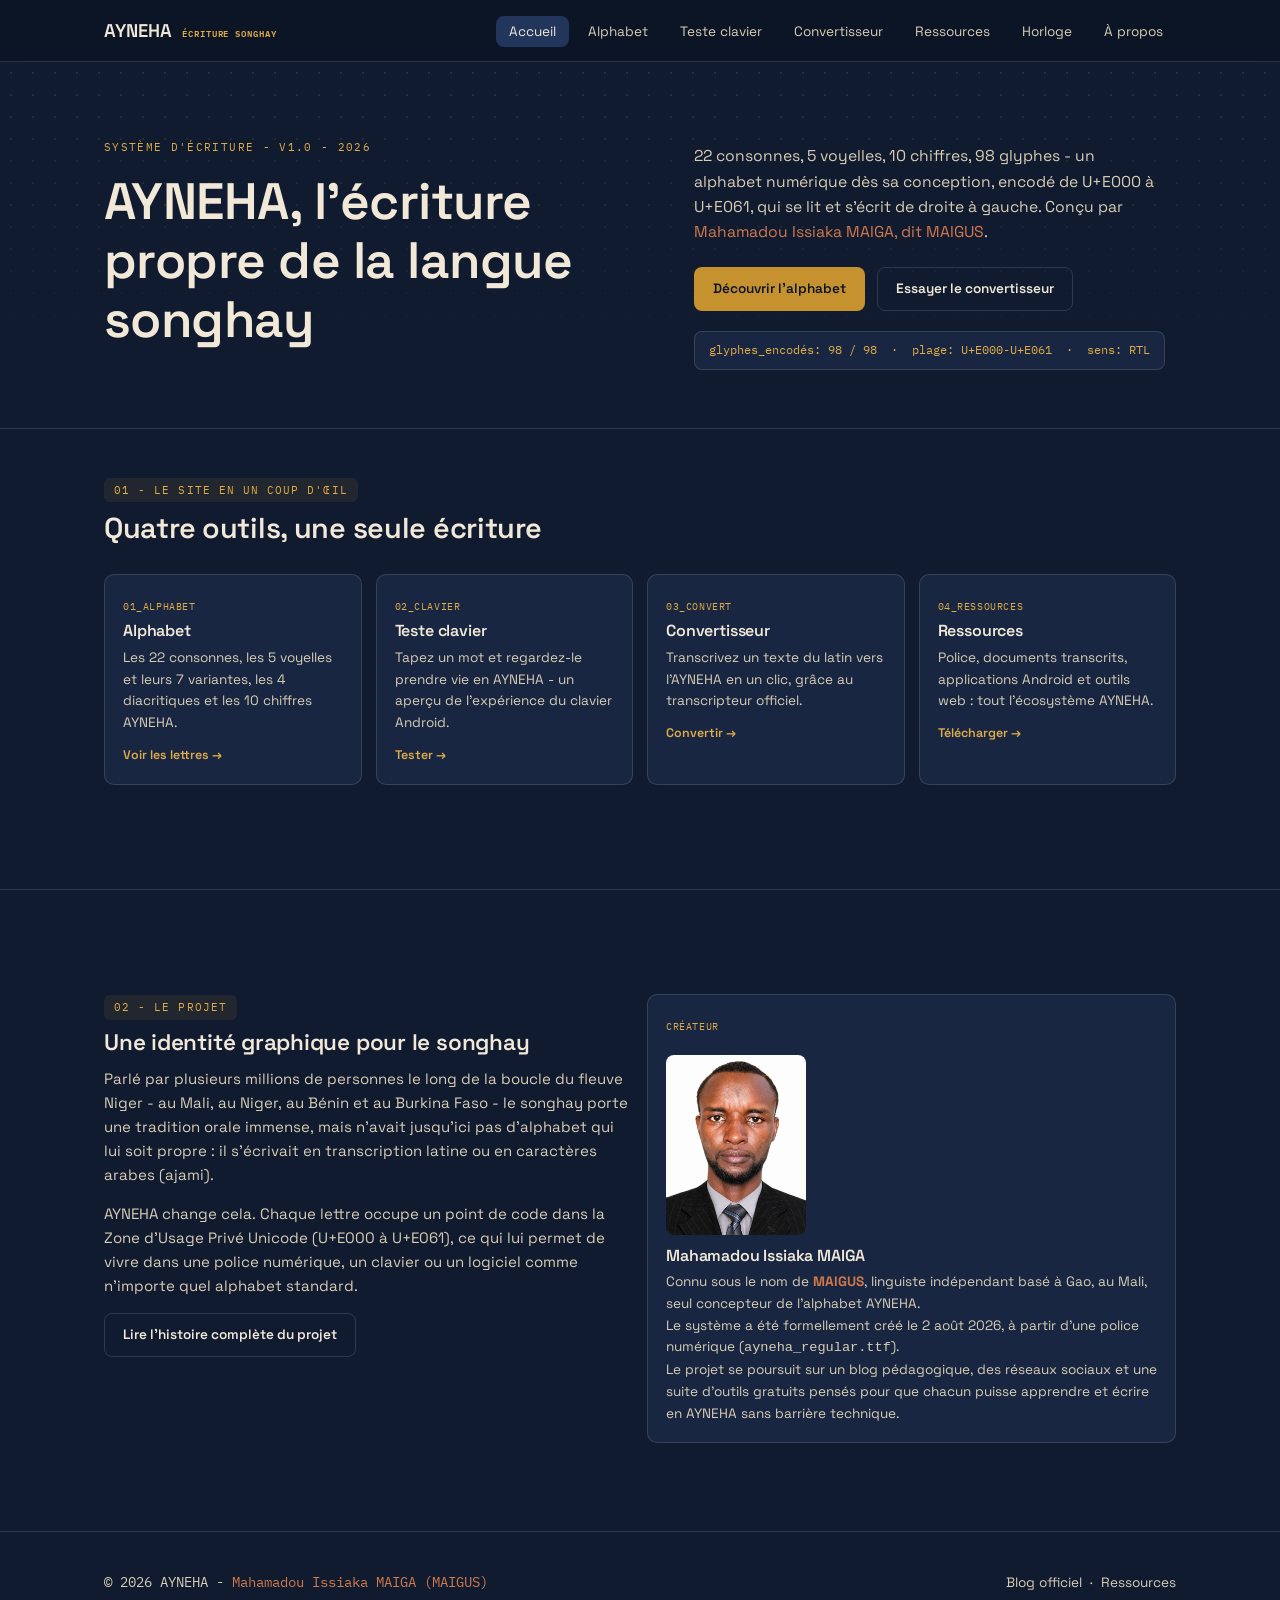
<file: index.html>
<!doctype html>
<html lang="fr">
<head>
<meta charset="utf-8">
<meta name="viewport" content="width=device-width, initial-scale=1">
<title>AYNEHA - L'alphabet Songhay</title>
<meta name="description" content="AYNEHA, l'alphabet créé par Mahamadou Issiaka MAIGA (MAIGUS) pour écrire la langue songhay : découvrez ses lettres, testez le clavier, convertissez vos textes.">
<link rel="preconnect" href="https://fonts.googleapis.com">
<link href="https://fonts.googleapis.com/css2?family=Space+Grotesk:wght@500;600;700&family=IBM+Plex+Mono:wght@400;500&display=swap" rel="stylesheet">
<link rel="stylesheet" href="assets/style.css?v=3">
</head>
<body>

<header class="site-header">
  <nav class="nav">
    <a class="brand" href="index.html">AYNEHA <small>Écriture Songhay</small></a>
    <button class="nav-toggle" aria-label="Ouvrir le menu">☰</button>
    <ul class="nav-links">
      <li><a href="index.html" class="active">Accueil</a></li>
      <li><a href="alphabet.html">Alphabet</a></li>
      <li><a href="clavier.html">Teste clavier</a></li>
      <li><a href="convertisseur.html">Convertisseur</a></li>
      <li><a href="ressources.html">Ressources</a></li>
      <li><a href="horloge.html">Horloge</a></li>
      <li><a href="apropos.html">À propos</a></li>
    </ul>
  </nav>
</header>

<section class="hero">
  <div class="glyph-grid" aria-hidden="true"></div>
  <div class="container hero-grid">
    <div>
      <span class="eyebrow mono">Système d'écriture - v1.0 - 2026</span>
      <h1>AYNEHA, l'écriture propre de la langue songhay</h1>
    </div>
    <div class="hero-side">
      <p class="lede">
        22 consonnes, 5 voyelles, 10 chiffres, 98 glyphes - un alphabet numérique dès sa conception,
        encodé de U+E000 à U+E061, qui se lit et s'écrit de droite à gauche. Conçu par
        <span class="creator-name">Mahamadou Issiaka MAIGA, dit MAIGUS</span>.
      </p>
      <div class="hero-actions">
        <a class="btn btn-gold" href="alphabet.html">Découvrir l'alphabet</a>
        <a class="btn btn-outline" href="convertisseur.html">Essayer le convertisseur</a>
      </div>
      <div class="readout mono">glyphes_encodés: 98 / 98 &nbsp;·&nbsp; plage: U+E000-U+E061 &nbsp;·&nbsp; sens: RTL</div>
    </div>
  </div>
</section>

<section>
  <div class="container">
    <div class="section-head">
      <span class="tag mono">01 - le site en un coup d'œil</span>
      <h2>Quatre outils, une seule écriture</h2>
    </div>
    <div class="grid grid-4">
      <a class="card" href="alphabet.html">
        <span class="card-tag mono">01_ALPHABET</span>
        <h3>Alphabet</h3>
        <p>Les 22 consonnes, les 5 voyelles et leurs 7 variantes, les 4 diacritiques et les 10 chiffres AYNEHA.</p>
        <span class="go">Voir les lettres →</span>
      </a>
      <a class="card" href="clavier.html">
        <span class="card-tag mono">02_CLAVIER</span>
        <h3>Teste clavier</h3>
        <p>Tapez un mot et regardez-le prendre vie en AYNEHA - un aperçu de l'expérience du clavier Android.</p>
        <span class="go">Tester →</span>
      </a>
      <a class="card" href="convertisseur.html">
        <span class="card-tag mono">03_CONVERT</span>
        <h3>Convertisseur</h3>
        <p>Transcrivez un texte du latin vers l'AYNEHA en un clic, grâce au transcripteur officiel.</p>
        <span class="go">Convertir →</span>
      </a>
      <a class="card" href="ressources.html">
        <span class="card-tag mono">04_RESSOURCES</span>
        <h3>Ressources</h3>
        <p>Police, documents transcrits, applications Android et outils web : tout l'écosystème AYNEHA.</p>
        <span class="go">Télécharger →</span>
      </a>
    </div>
  </div>
</section>

<hr class="divider">

<section>
  <div class="container grid grid-2" style="align-items:start;">
    <div>
      <span class="tag mono">02 - le projet</span>
      <h2>Une identité graphique pour le songhay</h2>
      <p>
        Parlé par plusieurs millions de personnes le long de la boucle du fleuve Niger - au Mali,
        au Niger, au Bénin et au Burkina Faso - le songhay porte une tradition orale immense, mais
        n'avait jusqu'ici pas d'alphabet qui lui soit propre : il s'écrivait en transcription latine
        ou en caractères arabes (ajami).
      </p>
      <p>
        AYNEHA change cela. Chaque lettre occupe un point de code dans la Zone d'Usage Privé Unicode
        (U+E000 à U+E061), ce qui lui permet de vivre dans une police numérique, un clavier ou un
        logiciel comme n'importe quel alphabet standard.
      </p>
      <a class="btn btn-outline" href="apropos.html">Lire l'histoire complète du projet</a>
    </div>
    <div class="card" style="cursor:default">
      <span class="card-tag mono">CRÉATEUR</span>
      <img src="assets/img/maigus-photo.png" alt="Mahamadou Issiaka MAIGA (MAIGUS)" style="width:140px; aspect-ratio:3.5/4.5; object-fit:cover; border-radius:8px; margin:12px 0;">
      <h3 class="creator-name">Mahamadou Issiaka MAIGA</h3>
      <p>
        Connu sous le nom de <strong class="creator-name">MAIGUS</strong>, linguiste indépendant basé à Gao, au Mali,
        seul concepteur de l'alphabet AYNEHA.
      </p>
      <p>
        Le système a été formellement créé le 2 août 2026, à partir d'une police numérique
        (<code>ayneha_regular.ttf</code>).
      </p>
      <p style="margin-bottom:0">
        Le projet se poursuit sur un blog pédagogique, des réseaux sociaux et une suite d'outils
        gratuits pensés pour que chacun puisse apprendre et écrire en AYNEHA sans barrière technique.
      </p>
    </div>
  </div>
</section>

<footer>
  <div class="container">
    <span class="mono">© 2026 AYNEHA - <span class="creator-name">Mahamadou Issiaka MAIGA (MAIGUS)</span></span>
    <span>
      <a href="https://aynehasonghay.blogspot.com" target="_blank" rel="noopener">Blog officiel</a>
      &nbsp;·&nbsp;
      <a href="ressources.html">Ressources</a>
    </span>
  </div>
</footer>

<button id="back-to-top" aria-label="Retour en haut de page">&#8593;</button>
<script src="assets/nav.js"></script>
</body>
</html>
</file>
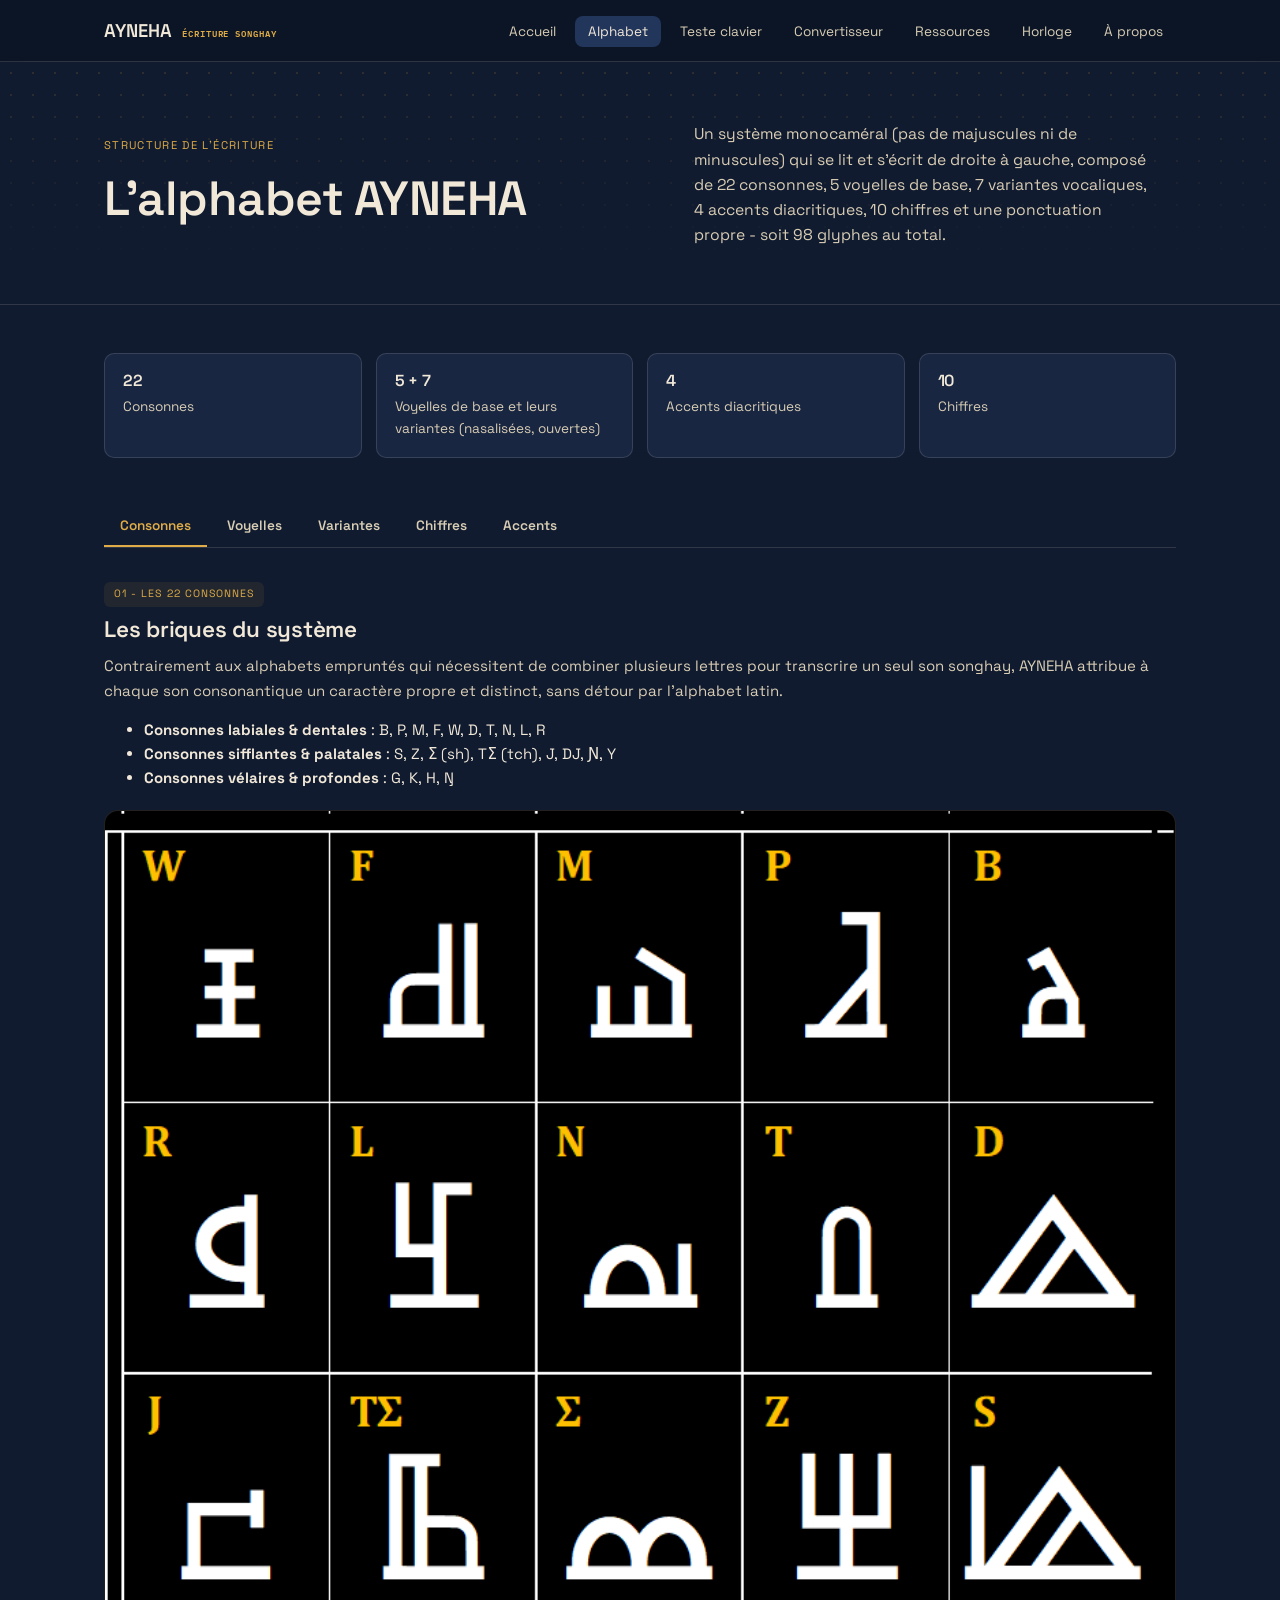
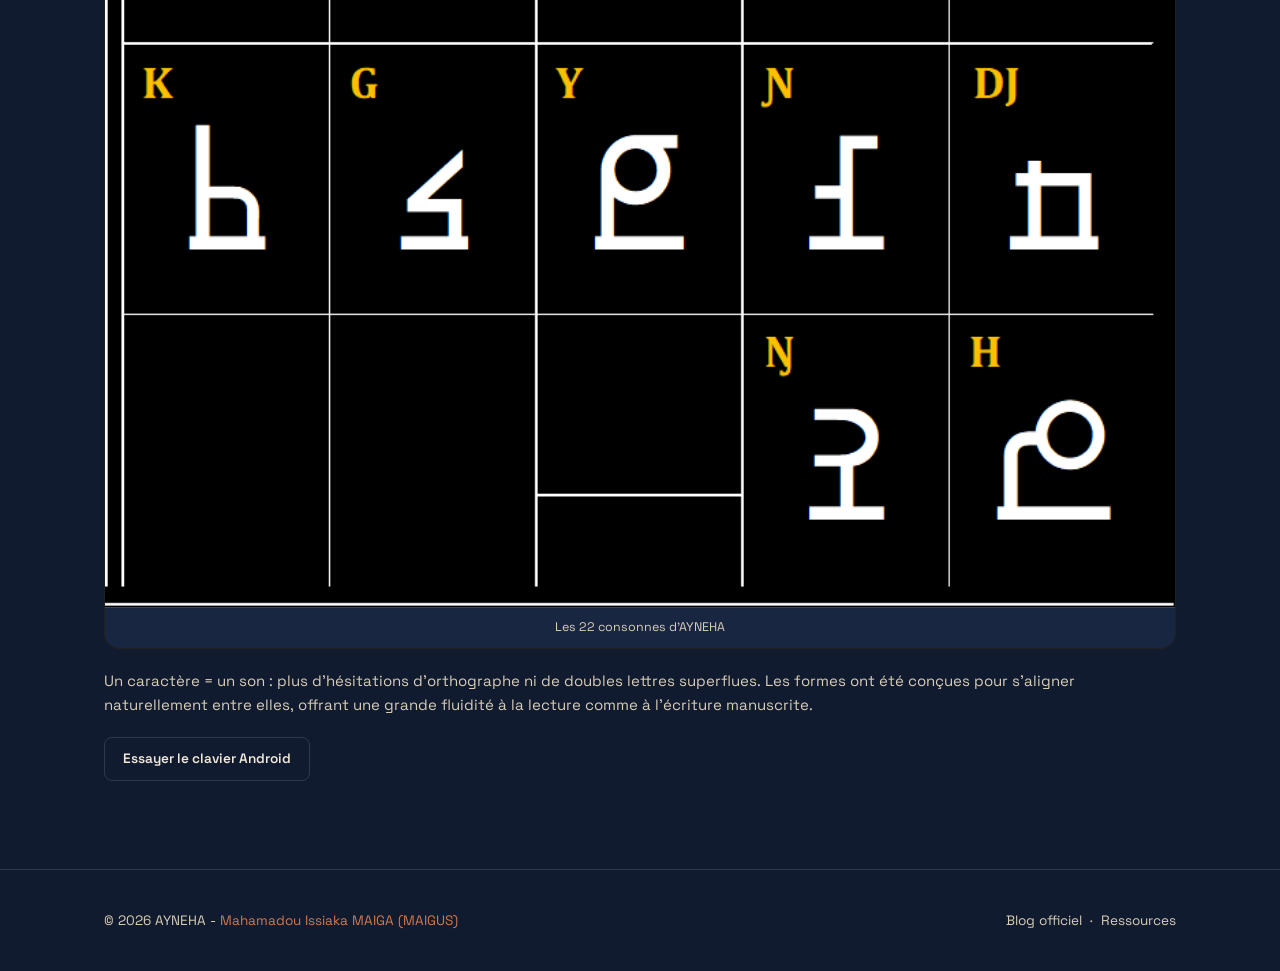
<file: alphabet.html>
<!doctype html>
<html lang="fr">
<head>
<meta charset="utf-8">
<meta name="viewport" content="width=device-width, initial-scale=1">
<title>Alphabet - AYNEHA</title>
<meta name="description" content="Les 22 consonnes, les 5 voyelles et leurs variantes, les diacritiques et les 10 chiffres de l'alphabet AYNEHA.">
<link rel="preconnect" href="https://fonts.googleapis.com">
<link href="https://fonts.googleapis.com/css2?family=Space+Grotesk:wght@500;600;700&family=IBM+Plex+Mono:wght@400;500&display=swap" rel="stylesheet">
<link rel="stylesheet" href="assets/style.css?v=2">
<style>
  .tabbar{
    display:flex;gap:4px;flex-wrap:wrap;border-bottom:1px solid var(--line);
    margin-bottom:32px;overflow-x:auto;
  }
  .tab-btn{
    background:none;border:none;color:var(--sand-dim);padding:11px 16px;
    font-family:"Space Grotesk",sans-serif;font-weight:600;font-size:0.85rem;
    cursor:pointer;border-bottom:2px solid transparent;white-space:nowrap;
  }
  .tab-btn:hover{color:var(--sand);}
  .tab-btn.active{color:var(--gold-bright);border-color:var(--gold-bright);}
  .tab-panel{display:none;}
  .tab-panel.active{display:block;}
  .glyph-figure{
    border:1px solid var(--line);border-radius:var(--radius);overflow:hidden;
    background:#000;margin:20px 0;
  }
  .glyph-figure img{display:block;width:100%;height:auto;}
  .glyph-caption{
    font-size:0.78rem;color:var(--sand-dim);text-align:center;padding:10px 12px;
    background:var(--indigo-800);border-top:1px solid var(--line);
  }
  .glyph-row{display:grid;grid-template-columns:1fr 1fr;gap:16px;}
  @media (max-width:700px){.glyph-row{grid-template-columns:1fr;}}
  .tool-links{display:flex;gap:12px;flex-wrap:wrap;margin-top:20px;}
</style>
</head>
<body>

<header class="site-header">
  <nav class="nav">
    <a class="brand" href="index.html">AYNEHA <small>Écriture Songhay</small></a>
    <button class="nav-toggle" aria-label="Ouvrir le menu">☰</button>
    <ul class="nav-links">
      <li><a href="index.html">Accueil</a></li>
      <li><a href="alphabet.html" class="active">Alphabet</a></li>
      <li><a href="clavier.html">Teste clavier</a></li>
      <li><a href="convertisseur.html">Convertisseur</a></li>
      <li><a href="ressources.html">Ressources</a></li>
      <li><a href="horloge.html">Horloge</a></li>
      <li><a href="apropos.html">À propos</a></li>
    </ul>
  </nav>
</header>

<section class="hero" style="padding:56px 0 40px">
  <div class="glyph-grid" aria-hidden="true"></div>
  <div class="container hero-grid">
    <div>
      <span class="eyebrow">Structure de l'écriture</span>
      <h1 style="font-size:clamp(2.1rem,4.6vw,3rem)">L'alphabet AYNEHA</h1>
    </div>
    <div class="hero-side">
      <p class="lede">
        Un système monocaméral (pas de majuscules ni de minuscules) qui se lit et s'écrit de
        droite à gauche, composé de 22 consonnes, 5 voyelles de base, 7 variantes vocaliques,
        4 accents diacritiques, 10 chiffres et une ponctuation propre - soit 98 glyphes au total.
      </p>
    </div>
  </div>
</section>

<section style="padding-bottom:0">
  <div class="container grid grid-4">
    <div class="card"><h3>22</h3><p>Consonnes</p></div>
    <div class="card"><h3>5 + 7</h3><p>Voyelles de base et leurs variantes (nasalisées, ouvertes)</p></div>
    <div class="card"><h3>4</h3><p>Accents diacritiques</p></div>
    <div class="card"><h3>10</h3><p>Chiffres</p></div>
  </div>
</section>

<section>
  <div class="container">

    <div class="tabbar" role="tablist">
      <button class="tab-btn active" data-tab="consonnes" role="tab" aria-selected="true">Consonnes</button>
      <button class="tab-btn" data-tab="voyelles" role="tab" aria-selected="false">Voyelles</button>
      <button class="tab-btn" data-tab="variantes" role="tab" aria-selected="false">Variantes</button>
      <button class="tab-btn" data-tab="chiffres" role="tab" aria-selected="false">Chiffres</button>
      <button class="tab-btn" data-tab="accents" role="tab" aria-selected="false">Accents</button>
    </div>

    <!-- CONSONNES -->
    <div class="tab-panel active" id="tab-consonnes">
      <span class="tag">01 - Les 22 consonnes</span>
      <h2>Les briques du système</h2>
      <p>
        Contrairement aux alphabets empruntés qui nécessitent de combiner plusieurs lettres pour
        transcrire un seul son songhay, AYNEHA attribue à chaque son consonantique un caractère
        propre et distinct, sans détour par l'alphabet latin.
      </p>
      <ul>
        <li><strong>Consonnes labiales &amp; dentales</strong> : B, P, M, F, W, D, T, N, L, R</li>
        <li><strong>Consonnes sifflantes &amp; palatales</strong> : S, Z, Ʃ (sh), TƩ (tch), J, DJ, Ɲ, Y</li>
        <li><strong>Consonnes vélaires &amp; profondes</strong> : G, K, H, Ŋ</li>
      </ul>
      <div class="glyph-figure">
        <img src="assets/img/consonnes-22.png" alt="Les 22 consonnes de l'alphabet AYNEHA, glyphe par glyphe">
        <div class="glyph-caption">Les 22 consonnes d'AYNEHA</div>
      </div>
      <p>
        Un caractère = un son : plus d'hésitations d'orthographe ni de doubles lettres superflues.
        Les formes ont été conçues pour s'aligner naturellement entre elles, offrant une grande
        fluidité à la lecture comme à l'écriture manuscrite.
      </p>
      <div class="tool-links">
        <a class="btn btn-outline" href="https://store.naabiga.com/produit/ayneha-keyboard" target="_blank" rel="noopener">Essayer le clavier Android</a>
      </div>
    </div>

    <!-- VOYELLES -->
    <div class="tab-panel" id="tab-voyelles">
      <span class="tag">02 - Les 5 voyelles de base</span>
      <h2>Cinq sons fondamentaux</h2>
      <p>
        En songhay, la clarté des voyelles est essentielle pour la compréhension des mots et le
        sens des phrases. L'alphabet AYNEHA retient 5 voyelles de base.
      </p>
      <div class="glyph-figure">
        <img src="assets/img/voyelles-5.png" alt="Les 5 voyelles de base d'AYNEHA : U, O, I, E, A">
        <div class="glyph-caption">Les 5 voyelles de base d'AYNEHA</div>
      </div>
      <div class="table-wrap">
        <table>
          <thead>
            <tr><th>Voyelle</th><th>Exemple</th><th>Sens</th></tr>
          </thead>
          <tbody>
            <tr><td>A</td><td>adadu</td><td>mesure</td></tr>
            <tr><td>E</td><td>naaney</td><td>confiance</td></tr>
            <tr><td>I</td><td>idjina</td><td>premier</td></tr>
            <tr><td>O</td><td>sooje</td><td>militaire</td></tr>
            <tr><td>U <span style="color:var(--sand-dim);font-weight:400">(se prononce « ou »)</span></td><td>nuna</td><td>feu</td></tr>
          </tbody>
        </table>
      </div>
      <div class="tool-links">
        <a class="btn btn-outline" href="https://store.naabiga.com/produit/ayneha-keyboard" target="_blank" rel="noopener">Essayer le clavier Android</a>
      </div>
    </div>

    <!-- VARIANTES -->
    <div class="tab-panel" id="tab-variantes">
      <span class="tag">03 - Les 7 variantes vocaliques</span>
      <h2>Au-delà des voyelles de base</h2>
      <p>
        La langue songhay ne se limite pas à cinq sons vocaliques simples : elle distingue des
        nuances de nasalisation et d'ouverture essentielles au sens des mots. AYNEHA intègre ainsi
        7 variantes vocaliques : 5 voyelles nasales et 2 voyelles ouvertes.
      </p>
      <h3 style="font-size:1.05rem;margin-top:1.6em">5 voyelles nasales</h3>
      <p>Obtenues en plaçant l'accent nasalisé (deux points couchés) au-dessus de chacune des cinq voyelles de base.</p>
      <div class="glyph-figure">
        <img src="assets/img/voyelles-nasalisees-5.png" alt="Les 5 voyelles nasalisées : Ũ, Õ, Ĩ, Ẽ, Ã">
        <div class="glyph-caption">Les 5 voyelles nasalisées (Ã, Ẽ, Ĩ, Õ, Ũ)</div>
      </div>
      <h3 style="font-size:1.05rem;margin-top:1.6em">2 voyelles ouvertes</h3>
      <p>Obtenues en plaçant l'accent ouvert (un tilde) au-dessus des seules voyelles E et O.</p>
      <div class="glyph-figure">
        <img src="assets/img/voyelles-ouvertes-2.png" alt="Les 2 voyelles ouvertes : Ɛ, Ɔ">
        <div class="glyph-caption">Les 2 voyelles ouvertes (Ɛ, Ɔ)</div>
      </div>
      <div class="tool-links">
        <a class="btn btn-outline" href="https://store.naabiga.com/produit/ayneha-keyboard" target="_blank" rel="noopener">Essayer le clavier Android</a>
      </div>
    </div>

    <!-- CHIFFRES -->
    <div class="tab-panel" id="tab-chiffres">
      <span class="tag">04 - Le système numérique</span>
      <h2>Compter en AYNEHA</h2>
      <p>
        AYNEHA comprend un système numérique complet, distinct de la numération arabe usuelle,
        composé de dix glyphes correspondant aux chiffres 0 à 9. Comme pour les lettres, l'écriture
        et la lecture des chiffres suivent un sens droite-à-gauche. Ce système est utilisé
        notamment dans la calculatrice web et l'application Android AYNEHA Calc.
      </p>
      <div class="glyph-figure">
        <img src="assets/img/AYNEHA-chiffres-1-2-3-4-5-6-7-8-9-0.jpg" alt="Les 10 chiffres AYNEHA, de 0 à 9">
        <div class="glyph-caption">Les 10 chiffres AYNEHA (0 à 9)</div>
      </div>
      <div class="tool-links">
        <a class="btn btn-outline" href="https://store.naabiga.com/produit/ayneha-calc" target="_blank" rel="noopener">Essayer la calculatrice Web</a>
        <a class="btn btn-outline" href="https://store.naabiga.com/produit/ayneha-calc-2" target="_blank" rel="noopener">Essayer la calculatrice Android</a>
      </div>
    </div>

    <!-- ACCENTS -->
    <div class="tab-panel" id="tab-accents">
      <span class="tag">05 - Les 4 accents diacritiques</span>
      <h2>Un système de marques précis</h2>
      <p>AYNEHA s'appuie sur quatre accents, chacun avec une fonction phonétique précise :</p>
      <ol>
        <li><strong>L'accent nasalisé</strong> - deux points couchés au-dessus de la voyelle.</li>
        <li><strong>L'accent ouvert</strong> - un tilde au-dessus des voyelles E et O uniquement.</li>
        <li><strong>L'accent double (gémination)</strong> - deux barres horizontales sous la lettre, pour doubler ou allonger la prononciation d'une voyelle ou d'une consonne. Il s'applique à toutes les lettres, à l'exception du H.</li>
        <li><strong>L'accent muet</strong> - un petit « L » renversé sous la consonne, pour signaler une consonne directement suivie d'une autre consonne, ou une consonne en fin de mot non suivie d'une voyelle. Il ne s'applique pas aux consonnes Ʃ, TƩ, J, Ɲ, H.</li>
      </ol>
      <div class="glyph-figure">
        <img src="assets/img/voyelles-nasalisees-5.png" alt="Les 5 voyelles nasalisées : Ũ, Õ, Ĩ, Ẽ, Ã">
        <div class="glyph-caption">Accent nasalisé - les 5 voyelles nasalisées (Ã, Ẽ, Ĩ, Õ, Ũ)</div>
      </div>
      <div class="glyph-figure">
        <img src="assets/img/voyelles-ouvertes-2.png" alt="Les 2 voyelles ouvertes : Ɛ, Ɔ">
        <div class="glyph-caption">Accent ouvert - les 2 voyelles ouvertes (Ɛ, Ɔ)</div>
      </div>
      <div class="glyph-figure">
        <img src="assets/img/lettres-accent-double.png" alt="Les 5 voyelles et 21 consonnes pouvant porter l'accent double (géminé), H excepté">
        <div class="glyph-caption">Accent double - les 5 voyelles et 21 consonnes pouvant le porter (H excepté)</div>
      </div>
      <div class="glyph-figure">
        <img src="assets/img/consonnes-accent-muet.png" alt="Les 17 consonnes pouvant porter l'accent muet, Sigma, TSigma, J, Gn et H exceptés">
        <div class="glyph-caption">Accent muet - les 17 consonnes pouvant le porter (Ʃ, TƩ, J, Ɲ et H exceptés)</div>
      </div>
      <p>
        Ce dernier point illustre une cohérence phonétique fine du système : ces cinq consonnes ont
        une nature articulatoire incompatible avec la mutité, tout comme les voyelles n'ont, par
        nature, aucune forme muette.
      </p>
      <div class="tool-links">
        <a class="btn btn-outline" href="https://store.naabiga.com/produit/ayneha-keyboard" target="_blank" rel="noopener">Essayer le clavier Android</a>
      </div>
    </div>

  </div>
</section>

<footer>
  <div class="container">
    <span>© 2026 AYNEHA - <span class="creator-name">Mahamadou Issiaka MAIGA (MAIGUS)</span></span>
    <span>
      <a href="https://aynehasonghay.blogspot.com" target="_blank" rel="noopener">Blog officiel</a>
      &nbsp;·&nbsp;
      <a href="ressources.html">Ressources</a>
    </span>
  </div>
</footer>

<button id="back-to-top" aria-label="Retour en haut de page">&#8593;</button>
<script src="assets/nav.js"></script>
</body>
</html>
</file>
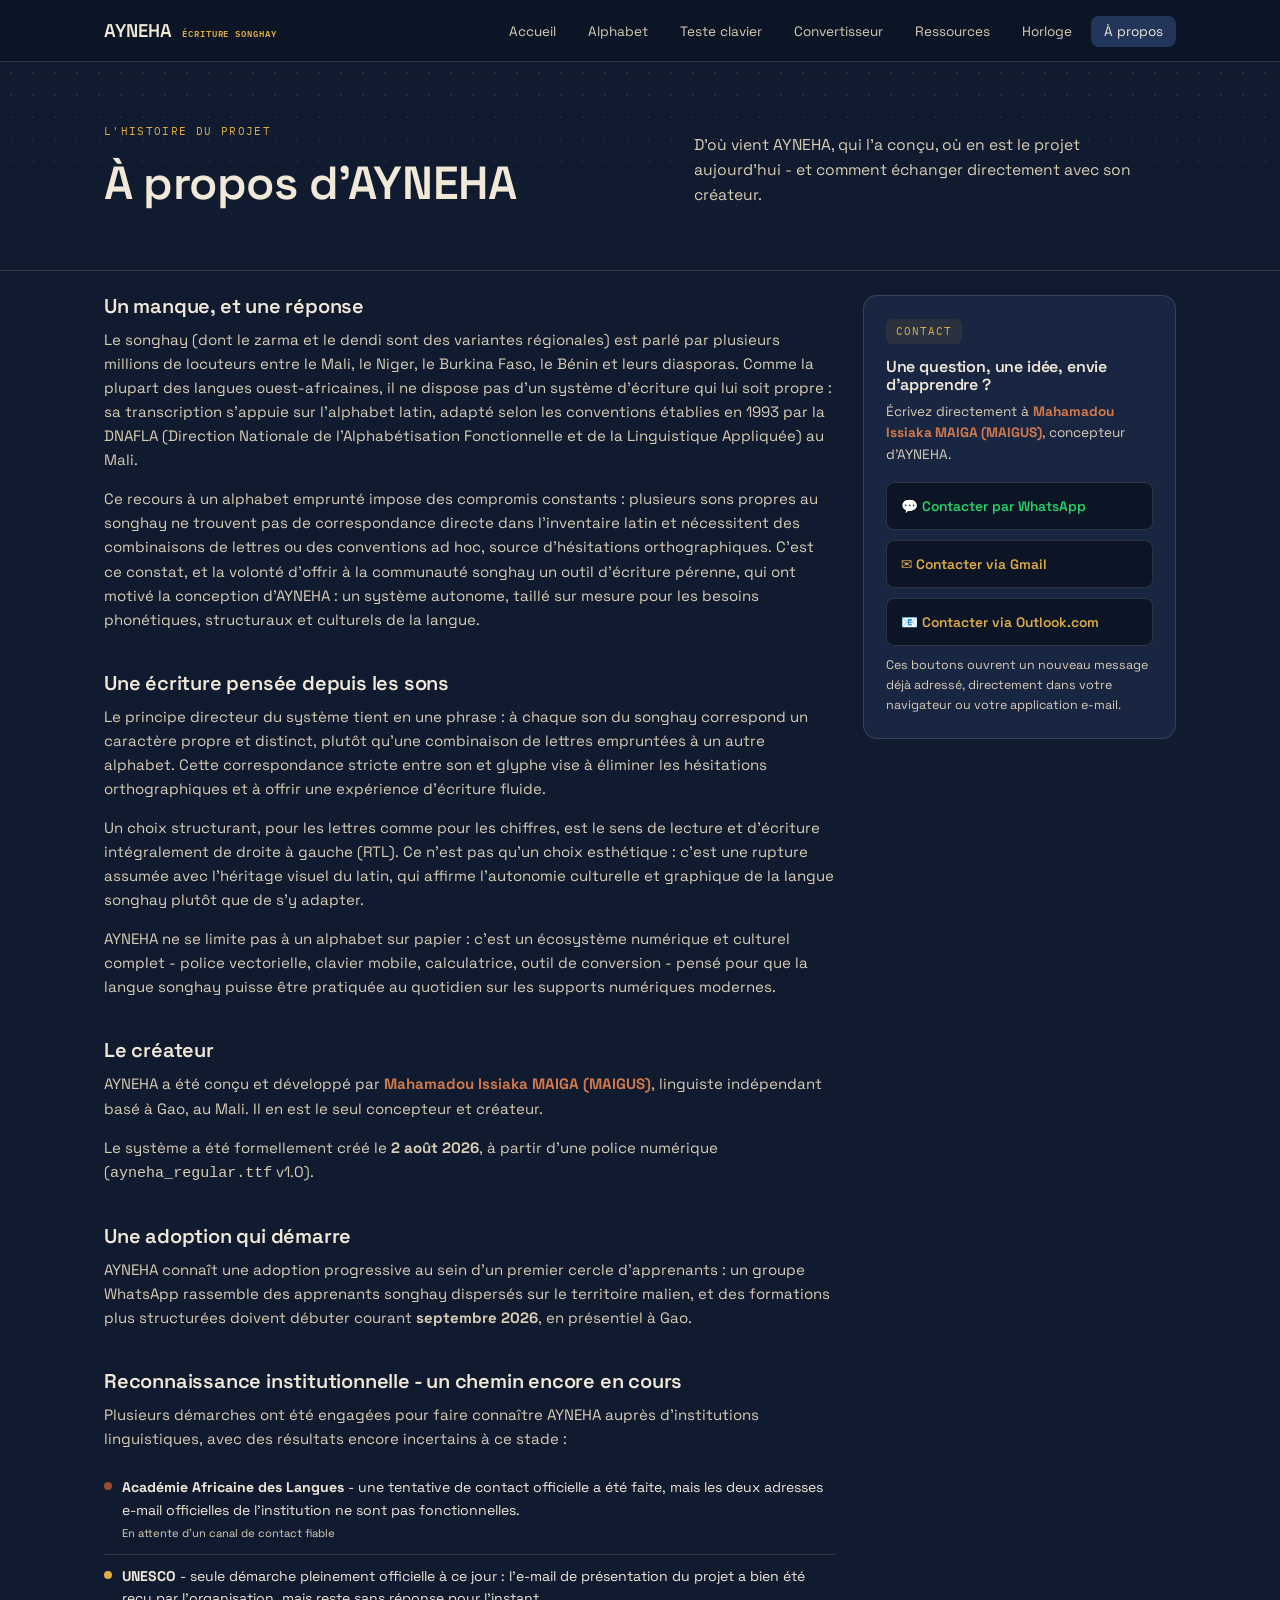
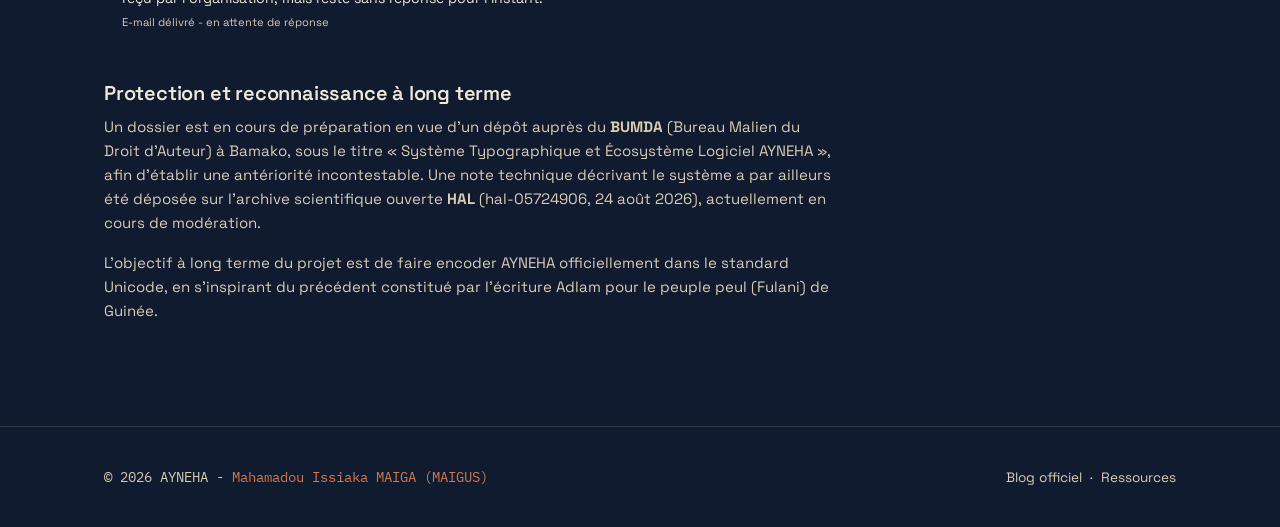
<file: apropos.html>
<!doctype html>
<html lang="fr">
<head>
<meta charset="utf-8">
<meta name="viewport" content="width=device-width, initial-scale=1">
<title>À propos - AYNEHA</title>
<meta name="description" content="L'histoire d'AYNEHA, son créateur Mahamadou Issiaka MAIGA (MAIGUS), ses objectifs et son état d'avancement - et comment le contacter.">
<link rel="preconnect" href="https://fonts.googleapis.com">
<link href="https://fonts.googleapis.com/css2?family=Space+Grotesk:wght@500;600;700&family=IBM+Plex+Mono:wght@400;500&display=swap" rel="stylesheet">
<link rel="stylesheet" href="assets/style.css?v=2">
<style>
  .about-layout{display:grid;grid-template-columns:3.5fr 1.5fr;gap:28px;align-items:start;}
  @media (max-width:860px){.about-layout{grid-template-columns:1fr;}}
  .about-col h2{font-size:1.25rem;margin-top:2em;}
  .about-col h2:first-child{margin-top:0;}
  .contact-card{
    position:sticky;top:96px;background:var(--indigo-800);border:1px solid var(--line);
    border-radius:var(--radius);padding:22px;
  }
  .contact-card h3{font-size:1rem;margin-bottom:6px;}
  .contact-card p{font-size:0.85rem;margin-bottom:16px;}
  .contact-btn{
    display:flex;align-items:center;gap:10px;width:100%;padding:12px 14px;border-radius:8px;
    font-size:0.86rem;font-weight:600;margin-bottom:10px;border:1px solid var(--line);
    background:var(--indigo-950);color:var(--sand);
  }
  .contact-btn:hover{border-color:rgba(198,145,47,0.45);text-decoration:none;}
  .contact-btn.whatsapp{color:#25D366;}
  .contact-btn.email{color:var(--gold-bright);}
  #email-mailto{display:none;} /* affiché uniquement sur mobile via le script */
  .status-list{list-style:none;margin:0;padding:0;}
  .status-list li{
    display:flex;gap:10px;padding:10px 0;border-bottom:1px solid var(--line);font-size:0.88rem;
  }
  .status-list li:last-child{border-bottom:none;}
  .status-dot{
    flex:none;width:8px;height:8px;border-radius:50%;margin-top:6px;
  }
  .status-dot.official{background:var(--gold-bright);}
  .status-dot.pending{background:var(--rust);}
  .status-label{font-size:0.7rem;color:var(--sand-dim);}
</style>
</head>
<body>

<header class="site-header">
  <nav class="nav">
    <a class="brand" href="index.html">AYNEHA <small>Écriture Songhay</small></a>
    <button class="nav-toggle" aria-label="Ouvrir le menu">☰</button>
    <ul class="nav-links">
      <li><a href="index.html">Accueil</a></li>
      <li><a href="alphabet.html">Alphabet</a></li>
      <li><a href="clavier.html">Teste clavier</a></li>
      <li><a href="convertisseur.html">Convertisseur</a></li>
      <li><a href="ressources.html">Ressources</a></li>
      <li><a href="horloge.html">Horloge</a></li>
      <li><a href="apropos.html" class="active">À propos</a></li>
    </ul>
  </nav>
</header>

<section class="hero" style="padding:56px 0 36px">
  <div class="glyph-grid" aria-hidden="true"></div>
  <div class="container hero-grid">
    <div>
      <span class="eyebrow mono">L'histoire du projet</span>
      <h1 style="font-size:clamp(2rem,4.4vw,2.9rem)">À propos d'AYNEHA</h1>
    </div>
    <div class="hero-side">
      <p class="lede">D'où vient AYNEHA, qui l'a conçu, où en est le projet aujourd'hui - et comment échanger directement avec son créateur.</p>
    </div>
  </div>
</section>

<section style="padding-top:24px">
  <div class="container about-layout">

    <div class="about-col">

      <h2>Un manque, et une réponse</h2>
      <p>
        Le songhay (dont le zarma et le dendi sont des variantes régionales) est parlé par
        plusieurs millions de locuteurs entre le Mali, le Niger, le Burkina Faso, le Bénin et
        leurs diasporas. Comme la plupart des langues ouest-africaines, il ne dispose pas d'un
        système d'écriture qui lui soit propre : sa transcription s'appuie sur l'alphabet latin,
        adapté selon les conventions établies en 1993 par la DNAFLA (Direction Nationale de
        l'Alphabétisation Fonctionnelle et de la Linguistique Appliquée) au Mali.
      </p>
      <p>
        Ce recours à un alphabet emprunté impose des compromis constants : plusieurs sons propres
        au songhay ne trouvent pas de correspondance directe dans l'inventaire latin et nécessitent
        des combinaisons de lettres ou des conventions ad hoc, source d'hésitations
        orthographiques. C'est ce constat, et la volonté d'offrir à la communauté songhay un outil
        d'écriture pérenne, qui ont motivé la conception d'AYNEHA : un système autonome, taillé sur
        mesure pour les besoins phonétiques, structuraux et culturels de la langue.
      </p>

      <h2>Une écriture pensée depuis les sons</h2>
      <p>
        Le principe directeur du système tient en une phrase : à chaque son du songhay correspond
        un caractère propre et distinct, plutôt qu'une combinaison de lettres empruntées à un autre
        alphabet. Cette correspondance stricte entre son et glyphe vise à éliminer les hésitations
        orthographiques et à offrir une expérience d'écriture fluide.
      </p>
      <p>
        Un choix structurant, pour les lettres comme pour les chiffres, est le sens de lecture et
        d'écriture intégralement de droite à gauche (RTL). Ce n'est pas qu'un choix esthétique :
        c'est une rupture assumée avec l'héritage visuel du latin, qui affirme l'autonomie
        culturelle et graphique de la langue songhay plutôt que de s'y adapter.
      </p>
      <p>
        AYNEHA ne se limite pas à un alphabet sur papier : c'est un écosystème numérique et
        culturel complet - police vectorielle, clavier mobile, calculatrice, outil de conversion -
        pensé pour que la langue songhay puisse être pratiquée au quotidien sur les supports
        numériques modernes.
      </p>

      <h2>Le créateur</h2>
      <p>
        AYNEHA a été conçu et développé par
        <strong class="creator-name">Mahamadou Issiaka MAIGA (MAIGUS)</strong>, linguiste
        indépendant basé à Gao, au Mali. Il en est le seul concepteur et créateur.
      </p>
      <p>
        Le système a été formellement créé le <strong>2 août 2026</strong>, à partir d'une police
        numérique (<code>ayneha_regular.ttf</code> v1.0).
      </p>

      <h2>Une adoption qui démarre</h2>
      <p>
        AYNEHA connaît une adoption progressive au sein d'un premier cercle d'apprenants : un
        groupe WhatsApp rassemble des apprenants songhay dispersés sur le territoire malien, et
        des formations plus structurées doivent débuter courant <strong>septembre 2026</strong>,
        en présentiel à Gao.
      </p>

      <h2>Reconnaissance institutionnelle - un chemin encore en cours</h2>
      <p>
        Plusieurs démarches ont été engagées pour faire connaître AYNEHA auprès d'institutions
        linguistiques, avec des résultats encore incertains à ce stade :
      </p>
      <ul class="status-list">
        <li>
          <span class="status-dot pending"></span>
          <span><strong>Académie Africaine des Langues</strong> - une tentative de contact
          officielle a été faite, mais les deux adresses e-mail officielles de l'institution ne
          sont pas fonctionnelles.<br><span class="status-label">En attente d'un canal de contact fiable</span></span>
        </li>
        <li>
          <span class="status-dot official"></span>
          <span><strong>UNESCO</strong> - seule démarche pleinement officielle à ce jour : l'e-mail
          de présentation du projet a bien été reçu par l'organisation, mais reste sans réponse
          pour l'instant.<br><span class="status-label">E-mail délivré - en attente de réponse</span></span>
        </li>
      </ul>

      <h2>Protection et reconnaissance à long terme</h2>
      <p>
        Un dossier est en cours de préparation en vue d'un dépôt auprès du <strong>BUMDA</strong>
        (Bureau Malien du Droit d'Auteur) à Bamako, sous le titre « Système Typographique et
        Écosystème Logiciel AYNEHA », afin d'établir une antériorité incontestable. Une note
        technique décrivant le système a par ailleurs été déposée sur l'archive scientifique
        ouverte <strong>HAL</strong> (hal-05724906, 24 août 2026), actuellement en cours de
        modération.
      </p>
      <p>
        L'objectif à long terme du projet est de faire encoder AYNEHA officiellement dans le
        standard Unicode, en s'inspirant du précédent constitué par l'écriture Adlam pour le peuple
        peul (Fulani) de Guinée.
      </p>

    </div>

    <aside class="about-col">
      <div class="contact-card">
        <span class="tag mono" style="margin-bottom:14px">Contact</span>
        <h3>Une question, une idée, envie d'apprendre ?</h3>
        <p>Écrivez directement à <strong class="creator-name">Mahamadou Issiaka MAIGA (MAIGUS)</strong>, concepteur d'AYNEHA.</p>
        <a class="contact-btn whatsapp" href="https://wa.me/22366778763" target="_blank" rel="noopener">
          💬 Contacter par WhatsApp
        </a>
        <a class="contact-btn email" id="email-mailto" href="mailto:mahamadouissiakamaiga@gmail.com?subject=Contact%20depuis%20le%20site%20AYNEHA">
          ✉️ Contacter par e-mail
        </a>
        <a class="contact-btn email" id="email-gmail" href="https://mail.google.com/mail/?view=cm&fs=1&to=mahamadouissiakamaiga@gmail.com&su=Contact%20depuis%20le%20site%20AYNEHA" target="_blank" rel="noopener">
          ✉️ Contacter via Gmail
        </a>
        <a class="contact-btn email" id="email-outlook" href="https://outlook.live.com/mail/0/deeplink/compose?to=mahamadouissiakamaiga@gmail.com&subject=Contact%20depuis%20le%20site%20AYNEHA" target="_blank" rel="noopener">
          📧 Contacter via Outlook.com
        </a>
        <p id="email-note" style="margin-bottom:0;font-size:0.78rem">
          Ces boutons ouvrent un nouveau message déjà adressé, directement dans votre navigateur
          ou votre application e-mail.
        </p>
      </div>
    </aside>

  </div>
</section>

<footer>
  <div class="container">
    <span class="mono">© 2026 AYNEHA - <span class="creator-name">Mahamadou Issiaka MAIGA (MAIGUS)</span></span>
    <span>
      <a href="https://aynehasonghay.blogspot.com" target="_blank" rel="noopener">Blog officiel</a>
      &nbsp;·&nbsp;
      <a href="ressources.html">Ressources</a>
    </span>
  </div>
</footer>

<button id="back-to-top" aria-label="Retour en haut de page">&#8593;</button>
<script src="assets/nav.js"></script>
</body>
</html>
</file>
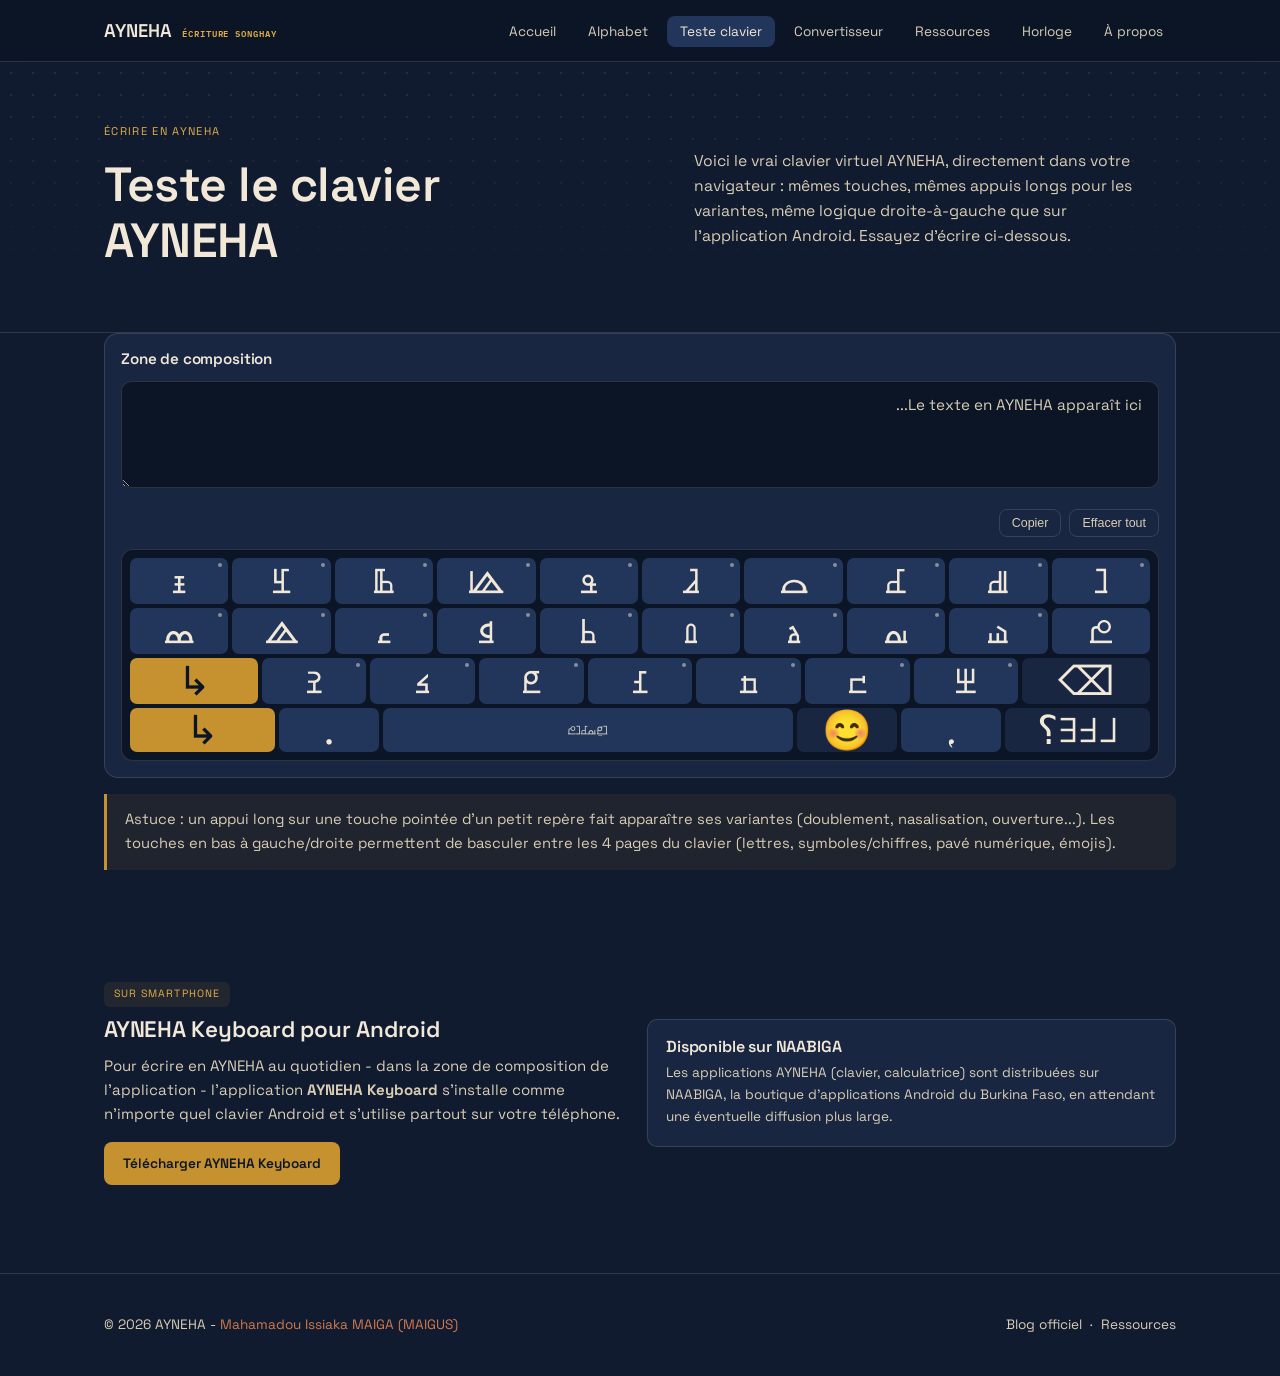
<file: clavier.html>
<!doctype html>
<html lang="fr">
<head>
<meta charset="utf-8">
<meta name="viewport" content="width=device-width, initial-scale=1">
<title>Teste clavier - AYNEHA</title>
<meta name="description" content="Essayez le vrai clavier virtuel AYNEHA directement dans votre navigateur : lettres, variantes, chiffres et symboles.">
<link rel="preconnect" href="https://fonts.googleapis.com">
<link href="https://fonts.googleapis.com/css2?family=Space+Grotesk:wght@500;600;700&family=IBM+Plex+Mono:wght@400;500&display=swap" rel="stylesheet">
<link rel="stylesheet" href="assets/style.css?v=2">
<style>
  @font-face{
    font-family:"AYNEHA";
    src:url("assets/fonts/ayneha_regular.ttf") format("truetype");
    font-display:swap;
  }

  .ak-panel{
    border:1px solid var(--line);border-radius:var(--radius);background:var(--indigo-800);
    padding:16px;
  }
  .ak-panel-head{
    display:flex;justify-content:space-between;align-items:center;flex-wrap:wrap;gap:10px;
    margin-bottom:14px;
  }
  .ak-panel-head h3{margin:0;font-size:0.95rem;color:var(--sand);}
  .ak-composer{
    width:100%;min-height:100px;resize:vertical;
    background:var(--indigo-950);color:var(--sand);
    border:1px solid var(--line);border-radius:10px;
    padding:14px 16px;margin-bottom:14px;
    font-family:"AYNEHA","Space Grotesk",sans-serif;
    font-size:2.1rem;line-height:1.15;
    direction:rtl;text-align:right;
  }
  .ak-composer::placeholder{
    font-family:"Space Grotesk",sans-serif;font-size:0.95rem;color:var(--sand-dim);
  }
  .ak-toolbar{display:flex;justify-content:flex-end;gap:8px;margin-bottom:12px;}
  .ak-toolbar button{
    background:none;border:1px solid var(--line);color:var(--sand-dim);
    border-radius:8px;padding:6px 12px;font-size:0.78rem;cursor:pointer;
  }
  .ak-toolbar button:hover{color:var(--sand);border-color:rgba(198,145,47,0.45);}

  .ak-keyboard{
    background:var(--indigo-950);border-radius:12px;padding:8px;
    border:1px solid var(--line);
  }
  .ak-row{display:flex;gap:4px;margin-bottom:4px;}
  .ak-row:last-child{margin-bottom:0;}
  .ak-key{
    position:relative;flex:1 1 0;min-width:0;
    background:var(--indigo-700);color:var(--sand);
    border:none;border-radius:7px;
    height:46px;display:flex;align-items:center;justify-content:center;
    cursor:pointer;touch-action:manipulation;user-select:none;
    transition:background .08s;
  }
  .ak-row-bottom .ak-key{height:44px;}
  .ak-key .ak-glyph{
    font-family:"AYNEHA","Space Grotesk",sans-serif;
    font-size:2.5rem;line-height:1;pointer-events:none;
  }
  .ak-key-space .ak-glyph{font-size:0.85rem;letter-spacing:0.04em;opacity:0.85;}
  .ak-mirror{display:inline-block;transform:scaleX(-1);}
  .ak-icon-mirror{display:inline-block;transform:scaleX(-1);}
  .ak-key-action{background:var(--indigo-800);}
  .ak-key-enter{background:var(--gold);color:var(--indigo-950);}
  .ak-key.ak-icon{font-size:2.5rem;}
  .ak-key.ak-pressed{background:var(--gold);color:var(--indigo-950);}
  .ak-key-enter.ak-pressed{background:var(--gold-bright);}
  .ak-has-variants::after{
    content:"";position:absolute;top:5px;right:6px;
    width:4px;height:4px;border-radius:50%;background:rgba(241,232,216,0.5);
  }
  @media (max-width:600px){
    .ak-key{height:40px;}
    .ak-key .ak-glyph{font-size:0.92rem;}
    .ak-composer{font-size:1.4rem;}
  }

  .ak-popup{
    position:absolute;bottom:calc(100% + 6px);left:50%;transform:translateX(-50%);
    display:flex;gap:4px;background:var(--indigo-950);border:1px solid var(--gold);
    border-radius:8px;padding:5px;box-shadow:0 6px 18px rgba(0,0,0,0.45);z-index:20;
  }
  .ak-popup-key{
    min-width:75px;height:75px;background:var(--indigo-700);color:var(--sand);
    border:none;border-radius:6px;display:flex;align-items:center;justify-content:center;
    cursor:pointer;
  }
  .ak-popup-key:hover{background:var(--gold);color:var(--indigo-950);}
  .ak-popup-key .ak-glyph{font-family:"AYNEHA","Space Grotesk",sans-serif;font-size:2.5rem;}
</style>
</head>
<body>

<header class="site-header">
  <nav class="nav">
    <a class="brand" href="index.html">AYNEHA <small>Écriture Songhay</small></a>
    <button class="nav-toggle" aria-label="Ouvrir le menu">☰</button>
    <ul class="nav-links">
      <li><a href="index.html">Accueil</a></li>
      <li><a href="alphabet.html">Alphabet</a></li>
      <li><a href="clavier.html" class="active">Teste clavier</a></li>
      <li><a href="convertisseur.html">Convertisseur</a></li>
      <li><a href="ressources.html">Ressources</a></li>
      <li><a href="horloge.html">Horloge</a></li>
      <li><a href="apropos.html">À propos</a></li>
    </ul>
  </nav>
</header>

<section class="hero" style="padding:56px 0 40px">
  <div class="glyph-grid" aria-hidden="true"></div>
  <div class="container hero-grid">
    <div>
      <span class="eyebrow">Écrire en AYNEHA</span>
      <h1 style="font-size:clamp(2.1rem,4.6vw,3rem)">Teste le clavier AYNEHA</h1>
    </div>
    <div class="hero-side">
      <p class="lede">
        Voici le vrai clavier virtuel AYNEHA, directement dans votre navigateur : mêmes touches,
        mêmes appuis longs pour les variantes, même logique droite-à-gauche que sur l'application
        Android. Essayez d'écrire ci-dessous.
      </p>
    </div>
  </div>
</section>

<section style="padding-top:0">
  <div class="container">
    <div class="ak-panel">
      <div class="ak-panel-head">
        <h3>Zone de composition</h3>
      </div>
      <textarea class="ak-composer" id="ak-composer" placeholder="Le texte en AYNEHA apparaît ici..." spellcheck="false"></textarea>
      <div class="ak-toolbar">
        <button type="button" id="ak-copy">Copier</button>
        <button type="button" id="ak-clear">Effacer tout</button>
      </div>
      <div class="ak-keyboard" id="ak-keyboard"></div>
    </div>
    <p class="note" style="margin-top:16px">
      Astuce : un appui long sur une touche pointée d'un petit repère fait apparaître ses variantes
      (doublement, nasalisation, ouverture...). Les touches en bas à gauche/droite permettent de
      basculer entre les 4 pages du clavier (lettres, symboles/chiffres, pavé numérique, émojis).
    </p>
  </div>
</section>

<section>
  <div class="container grid grid-2" style="align-items:center;">
    <div>
      <span class="tag">Sur smartphone</span>
      <h2>AYNEHA Keyboard pour Android</h2>
      <p>
        Pour écrire en AYNEHA au quotidien - dans la zone de composition de l'application -
        l'application <strong>AYNEHA Keyboard</strong> s'installe comme n'importe quel clavier
        Android et s'utilise partout sur votre téléphone.
      </p>
      <a class="btn btn-gold" href="https://store.naabiga.com/produit/ayneha-keyboard" target="_blank" rel="noopener">Télécharger AYNEHA Keyboard</a>
    </div>
    <div class="card">
      <h3>Disponible sur NAABIGA</h3>
      <p>
        Les applications AYNEHA (clavier, calculatrice) sont distribuées sur NAABIGA, la
        boutique d'applications Android du Burkina Faso, en attendant une éventuelle diffusion
        plus large.
      </p>
    </div>
  </div>
</section>

<footer>
  <div class="container">
    <span>© 2026 AYNEHA - <span class="creator-name">Mahamadou Issiaka MAIGA (MAIGUS)</span></span>
    <span>
      <a href="https://aynehasonghay.blogspot.com" target="_blank" rel="noopener">Blog officiel</a>
      &nbsp;·&nbsp;
      <a href="ressources.html">Ressources</a>
    </span>
  </div>
</footer>

<button id="back-to-top" aria-label="Retour en haut de page">&#8593;</button>
<script src="assets/nav.js"></script>
<script src="assets/ayneha-keyboard.js?v=2"></script>
<script>
  document.addEventListener("DOMContentLoaded", function () {
    var root = document.getElementById("ak-keyboard");
    var composer = document.getElementById("ak-composer");
    var kb = new window.AynehaKeyboard(root, composer);

    document.getElementById("ak-clear").addEventListener("click", function () {
      composer.value = "";
      composer.focus();
    });
    document.getElementById("ak-copy").addEventListener("click", function () {
      composer.select();
      try {
        document.execCommand("copy");
      } catch (e) {
        navigator.clipboard && navigator.clipboard.writeText(composer.value);
      }
      composer.setSelectionRange(composer.value.length, composer.value.length);
    });
  });
</script>
</body>
</html>
</file>
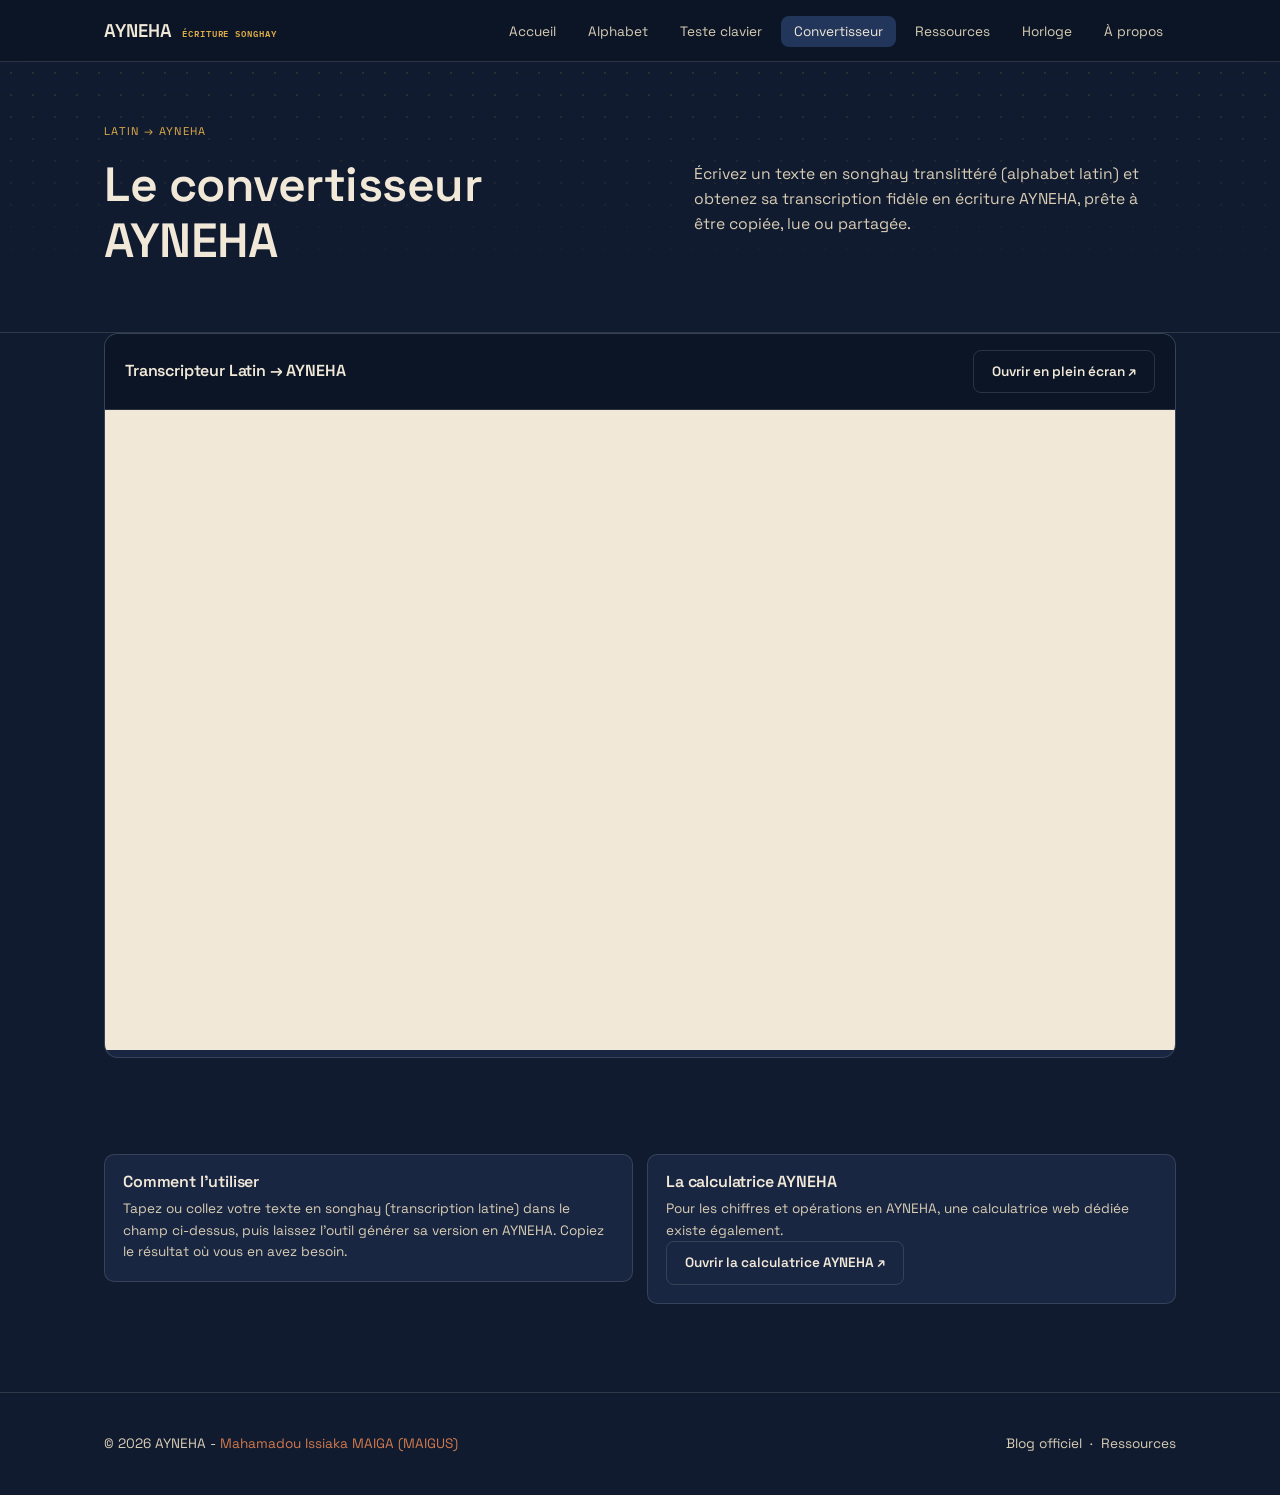
<file: convertisseur.html>
<!doctype html>
<html lang="fr">
<head>
<meta charset="utf-8">
<meta name="viewport" content="width=device-width, initial-scale=1">
<title>Convertisseur Latin → AYNEHA</title>
<meta name="description" content="Convertissez un texte du latin vers l'écriture AYNEHA grâce au transcripteur officiel.">
<link rel="preconnect" href="https://fonts.googleapis.com">
<link href="https://fonts.googleapis.com/css2?family=Space+Grotesk:wght@500;600;700&family=IBM+Plex+Mono:wght@400;500&display=swap" rel="stylesheet">
<link rel="stylesheet" href="assets/style.css?v=2">
</head>
<body>

<header class="site-header">
  <nav class="nav">
    <a class="brand" href="index.html">AYNEHA <small>Écriture Songhay</small></a>
    <button class="nav-toggle" aria-label="Ouvrir le menu">☰</button>
    <ul class="nav-links">
      <li><a href="index.html">Accueil</a></li>
      <li><a href="alphabet.html">Alphabet</a></li>
      <li><a href="clavier.html">Teste clavier</a></li>
      <li><a href="convertisseur.html" class="active">Convertisseur</a></li>
      <li><a href="ressources.html">Ressources</a></li>
      <li><a href="horloge.html">Horloge</a></li>
      <li><a href="apropos.html">À propos</a></li>
    </ul>
  </nav>
</header>

<section class="hero" style="padding:56px 0 40px">
  <div class="glyph-grid" aria-hidden="true"></div>
  <div class="container hero-grid">
    <div>
      <span class="eyebrow">Latin → AYNEHA</span>
      <h1 style="font-size:clamp(2.1rem,4.6vw,3rem)">Le convertisseur AYNEHA</h1>
    </div>
    <div class="hero-side">
      <p class="lede">
        Écrivez un texte en songhay translittéré (alphabet latin) et obtenez sa transcription
        fidèle en écriture AYNEHA, prête à être copiée, lue ou partagée.
      </p>
    </div>
  </div>
</section>

<section style="padding-top:0">
  <div class="container">
    <div class="panel">
      <div class="panel-head">
        <h3>Transcripteur Latin → AYNEHA</h3>
        <a class="btn btn-outline" href="https://maigus223.github.io/TRANSCRIPTEUR-AYNEHA/" target="_blank" rel="noopener">Ouvrir en plein écran ↗</a>
      </div>
      <iframe class="tool-frame" src="https://maigus223.github.io/TRANSCRIPTEUR-AYNEHA/" title="Transcripteur Latin vers AYNEHA" loading="lazy"></iframe>
    </div>
  </div>
</section>

<section>
  <div class="container grid grid-2" style="align-items:start;">
    <div class="card">
      <h3>Comment l'utiliser</h3>
      <p>Tapez ou collez votre texte en songhay (transcription latine) dans le champ ci-dessus, puis laissez l'outil générer sa version en AYNEHA. Copiez le résultat où vous en avez besoin.</p>
    </div>
    <div class="card">
      <h3>La calculatrice AYNEHA</h3>
      <p>Pour les chiffres et opérations en AYNEHA, une calculatrice web dédiée existe également.</p>
      <a class="btn btn-outline" href="https://store.naabiga.com/produit/ayneha-calc" target="_blank" rel="noopener">Ouvrir la calculatrice AYNEHA ↗</a>
    </div>
  </div>
</section>

<footer>
  <div class="container">
    <span>© 2026 AYNEHA - <span class="creator-name">Mahamadou Issiaka MAIGA (MAIGUS)</span></span>
    <span>
      <a href="https://aynehasonghay.blogspot.com" target="_blank" rel="noopener">Blog officiel</a>
      &nbsp;·&nbsp;
      <a href="ressources.html">Ressources</a>
    </span>
  </div>
</footer>

<button id="back-to-top" aria-label="Retour en haut de page">&#8593;</button>
<script src="assets/nav.js"></script>
</body>
</html>
</file>
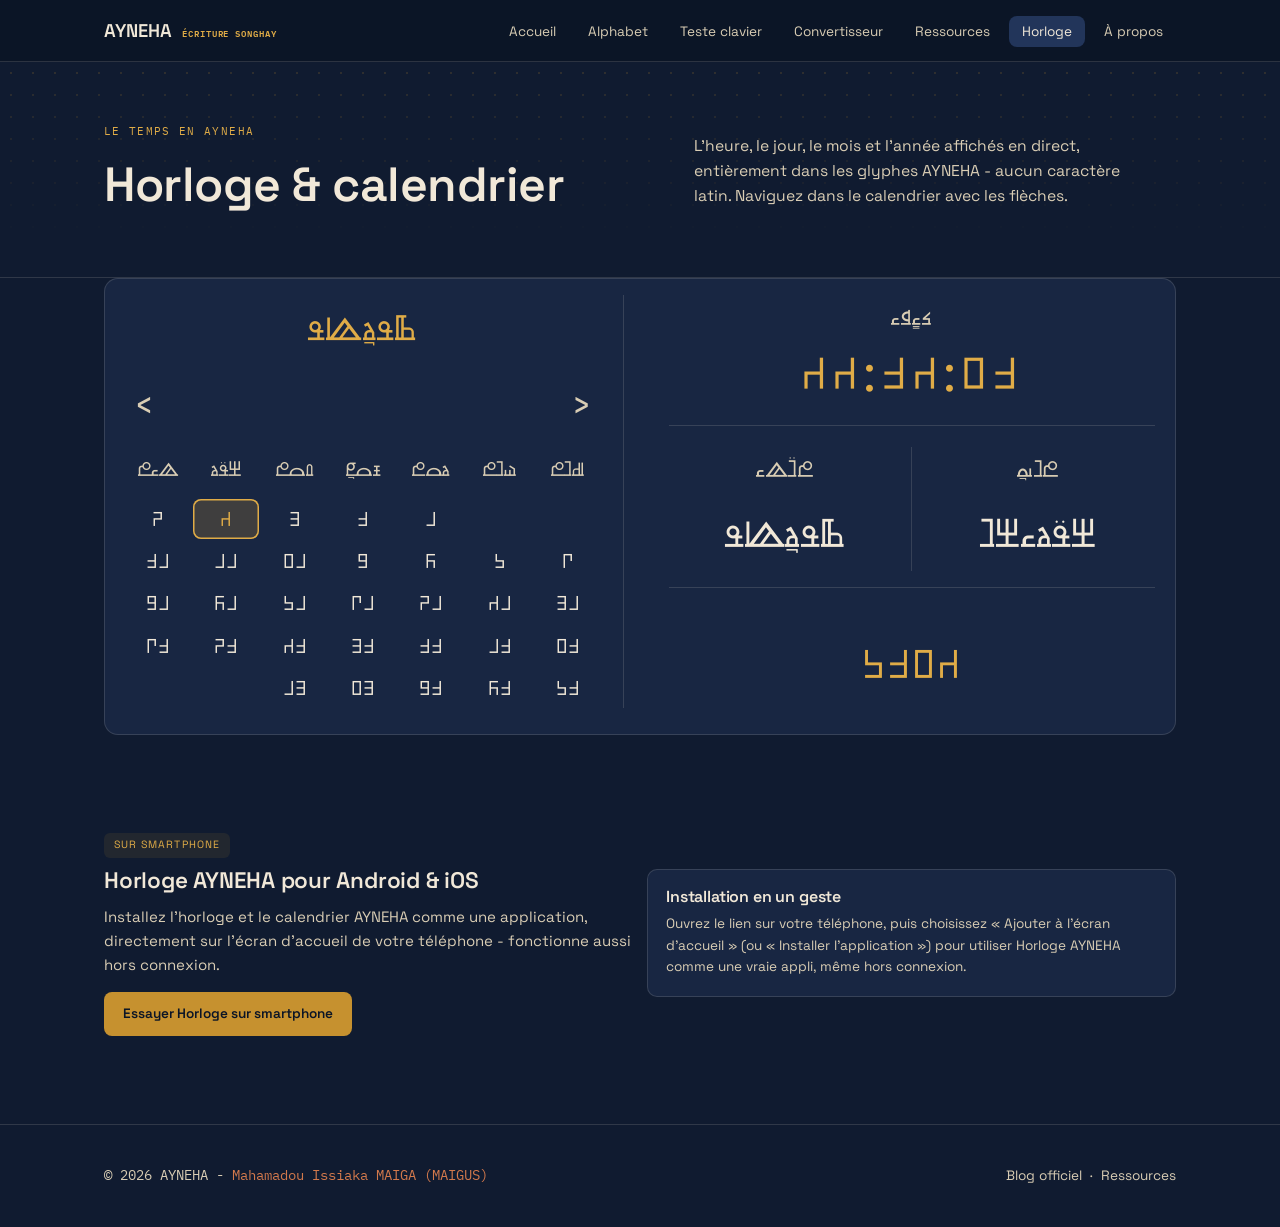
<file: horloge.html>
<!doctype html>
<html lang="fr">
<head>
<meta charset="utf-8">
<meta name="viewport" content="width=device-width, initial-scale=1">
<title>Horloge &amp; calendrier - AYNEHA</title>
<meta name="description" content="Horloge et calendrier AYNEHA en direct : heure, jour, mois et année affichés dans l'écriture songhay, avec navigation par mois.">
<link rel="preconnect" href="https://fonts.googleapis.com">
<link href="https://fonts.googleapis.com/css2?family=Space+Grotesk:wght@500;600;700&family=IBM+Plex+Mono:wght@400;500&display=swap" rel="stylesheet">
<link rel="stylesheet" href="assets/style.css?v=3">
<style>
  @font-face{
    font-family:"AYNEHA";
    src:url("assets/fonts/ayneha_regular.ttf") format("truetype");
    font-display:swap;
  }

  .hc-widget{
    font-family:"AYNEHA","Space Grotesk",sans-serif;
    direction:rtl;
    display:flex;
    flex-direction:row;
    gap:2rem;
    align-items:flex-start;
  }
  .hc-right{
    flex:1 1 50%;width:50%;min-width:0;overflow:hidden;padding-left:0.8rem;box-sizing:border-box;
  }
  .hc-left{
    flex:1 1 50%;width:50%;min-width:0;overflow:hidden;
    border-right:1px solid var(--line);padding-right:1.4rem;box-sizing:border-box;
  }
  @media (orientation:portrait){
    .hc-widget{flex-direction:column;}
    .hc-right,.hc-left{flex:none;width:100%;max-width:none;}
    .hc-left{border-right:none;padding-right:0;border-bottom:1px solid var(--line);padding-bottom:1.2rem;margin-bottom:0.5rem;}
  }

  .hc-label{
    font-size:1.425rem;color:var(--sand-dim);letter-spacing:0.06em;margin-bottom:0.35rem;
    direction:rtl;unicode-bidi:bidi-override;text-align:center;
  }
  .hc-right .hc-label{font-size:1.71rem;}

  .hc-time{
    font-size:clamp(2.4rem,8vw,3.2rem);letter-spacing:0.1em;color:var(--gold-bright);
    line-height:1.15;margin-bottom:1.4rem;direction:ltr;unicode-bidi:isolate;text-align:center;
  }

  .hc-divider{height:1px;background:var(--line);margin:0 0 1.3rem;}

  .hc-info-row{display:flex;flex-direction:column;gap:1rem;margin-bottom:0.8rem;text-align:center;}
  .hc-info-top{display:flex;justify-content:space-between;gap:0.6rem;}
  .hc-info-top .hc-block{flex:1;min-width:0;}
  .hc-info-top .hc-info-divider{width:1px;align-self:stretch;background:var(--line);flex-shrink:0;}
  .hc-block{flex:none;width:100%;}
  .hc-year-block{margin-top:0.3rem;}
  .hc-year-divider{height:1px;background:var(--line);margin-bottom:0.8rem;}

  .hc-value{
    font-size:clamp(1.1rem,3.5vw,1.45rem);letter-spacing:0.04em;margin-top:0.25rem;
    direction:rtl;unicode-bidi:bidi-override;color:var(--sand);
  }
  .hc-right .hc-value{font-size:clamp(2.2rem,7vw,2.9rem);}
  .hc-value.accent{color:var(--gold-bright);}
  #hcYearName{direction:ltr;unicode-bidi:isolate;}

  .hc-cal-header{text-align:center;margin-bottom:0.7rem;}
  .hc-cal-month{
    font-size:clamp(2.025rem,6.3vw,2.55rem);color:var(--gold-bright);letter-spacing:0.05em;
    direction:rtl;unicode-bidi:bidi-override;
  }
  .hc-cal-nav{
    display:flex;justify-content:space-between;align-items:center;margin-bottom:0.7rem;
    font-size:2.25rem;color:var(--sand-dim);user-select:none;
  }
  .hc-cal-nav span{cursor:pointer;padding:0.15rem 0.7rem;border-radius:8px;transition:background .15s,color .15s;}
  .hc-cal-nav span:hover{background:rgba(198,145,47,0.18);color:var(--gold-bright);}

  .hc-weekdays{display:grid;grid-template-columns:repeat(7,1fr);gap:2px;margin-bottom:0.35rem;text-align:center;}
  .hc-weekday{
    font-size:1.49rem;color:var(--sand-dim);padding:0.35rem 0;letter-spacing:0.02em;
    direction:rtl;unicode-bidi:bidi-override;overflow:hidden;white-space:nowrap;
  }
  .hc-days{display:grid;grid-template-columns:repeat(7,1fr);gap:3px;text-align:center;}
  .hc-day{
    aspect-ratio:5/3;display:flex;align-items:center;justify-content:center;font-size:1.425rem;
    border-radius:8px;direction:rtl;unicode-bidi:bidi-override;color:var(--sand);min-height:0;
  }
  .hc-day.empty{visibility:hidden;}
  .hc-day.today{background:rgba(198,145,47,0.22);color:var(--gold-bright);box-shadow:inset 0 0 0 1.5px var(--gold-bright);}
</style>
</head>
<body>

<header class="site-header">
  <nav class="nav">
    <a class="brand" href="index.html">AYNEHA <small>Écriture Songhay</small></a>
    <button class="nav-toggle" aria-label="Ouvrir le menu">☰</button>
    <ul class="nav-links">
      <li><a href="index.html">Accueil</a></li>
      <li><a href="alphabet.html">Alphabet</a></li>
      <li><a href="clavier.html">Teste clavier</a></li>
      <li><a href="convertisseur.html">Convertisseur</a></li>
      <li><a href="ressources.html">Ressources</a></li>
      <li><a href="horloge.html" class="active">Horloge</a></li>
      <li><a href="apropos.html">À propos</a></li>
    </ul>
  </nav>
</header>

<section class="hero" style="padding:56px 0 40px">
  <div class="glyph-grid" aria-hidden="true"></div>
  <div class="container hero-grid">
    <div>
      <span class="eyebrow mono">Le temps en AYNEHA</span>
      <h1 style="font-size:clamp(2.1rem,4.6vw,3rem)">Horloge &amp; calendrier</h1>
    </div>
    <div class="hero-side">
      <p class="lede">
        L'heure, le jour, le mois et l'année affichés en direct, entièrement dans les glyphes
        AYNEHA - aucun caractère latin. Naviguez dans le calendrier avec les flèches.
      </p>
    </div>
  </div>
</section>

<section style="padding-top:0">
  <div class="container">
    <div class="panel" style="padding:16px 20px 20px;">
      <div class="hc-widget">

        <div class="hc-right">
          <div class="hc-label" id="hcLabelGuuru"></div>
          <div class="hc-time" id="hcClock"></div>

          <div class="hc-divider"></div>

          <div class="hc-info-row">
            <div class="hc-info-top">
              <div class="hc-block">
                <div class="hc-label" id="hcLabelHan"></div>
                <div class="hc-value" id="hcDayName"></div>
              </div>
              <div class="hc-info-divider"></div>
              <div class="hc-block">
                <div class="hc-label" id="hcLabelHadu"></div>
                <div class="hc-value" id="hcMonthName"></div>
              </div>
            </div>
            <div class="hc-year-divider"></div>
            <div class="hc-block hc-year-block">
              <div class="hc-label" id="hcLabelAnnee"></div>
              <div class="hc-value accent" id="hcYearName"></div>
            </div>
          </div>
        </div>

        <div class="hc-left">
          <div class="hc-cal-header">
            <div class="hc-cal-month" id="hcCalMonth"></div>
          </div>
          <div class="hc-cal-nav">
            <span id="hcPrevMonth">&#x2039;</span>
            <span id="hcNextMonth">&#x203A;</span>
          </div>
          <div class="hc-weekdays" id="hcWeekdays"></div>
          <div class="hc-days" id="hcDays"></div>
        </div>

      </div>
    </div>
  </div>
</section>

<section>
  <div class="container grid grid-2" style="align-items:center;">
    <div>
      <span class="tag">Sur smartphone</span>
      <h2>Horloge AYNEHA pour Android &amp; iOS</h2>
      <p>
        Installez l'horloge et le calendrier AYNEHA comme une application, directement sur
        l'écran d'accueil de votre téléphone - fonctionne aussi hors connexion.
      </p>
      <a class="btn btn-gold" href="https://store.naabiga.com/produit/horloge-ayneha" target="_blank" rel="noopener">Essayer Horloge sur smartphone</a>
    </div>
    <div class="card">
      <h3>Installation en un geste</h3>
      <p>
        Ouvrez le lien sur votre téléphone, puis choisissez « Ajouter à l'écran d'accueil »
        (ou « Installer l'application ») pour utiliser Horloge AYNEHA comme une vraie appli,
        même hors connexion.
      </p>
    </div>
  </div>
</section>

<footer>
  <div class="container">
    <span class="mono">© 2026 AYNEHA - <span class="creator-name">Mahamadou Issiaka MAIGA (MAIGUS)</span></span>
    <span>
      <a href="https://aynehasonghay.blogspot.com" target="_blank" rel="noopener">Blog officiel</a>
      &nbsp;·&nbsp;
      <a href="ressources.html">Ressources</a>
    </span>
  </div>
</footer>

<button id="back-to-top" aria-label="Retour en haut de page">&#8593;</button>
<script src="assets/nav.js"></script>
<script>
  const HC_DIG = ['\uE000','\uE001','\uE002','\uE003','\uE004','\uE005','\uE006','\uE007','\uE008','\uE009'];

  const HC_LBL = {
    guuru: '\uE01C\uE02F\uE013\uE024',
    han:   '\uE01E\uE020\uE040',
    hadu:  '\uE01E\uE026\uE00F\uE024'
  };

  const HC_DAYS_FULL = [
    '\uE00D\uE020\uE01E\uE026\uE010\uE021\uE019\uE022',
    '\uE00C\uE020\uE01E\uE026\uE010\uE021\uE019\uE022',
    '\uE00A\uE023\uE01E\uE026\uE010\uE021\uE019\uE022',
    '\uE00E\uE023\uE050\uE01E\uE026\uE010\uE021\uE019\uE022',
    '\uE010\uE023\uE01E\uE026\uE010\uE021\uE019\uE022',
    '\uE015\uE02B\uE00A\uE024\uE015\uE020',
    '\uE00F\uE024\uE01E\uE026\uE010\uE021\uE019\uE022'
  ];

  const HC_DAYS_SHORT = [
    '\uE00D\uE020\uE01E',
    '\uE00C\uE020\uE01E',
    '\uE00A\uE023\uE01E',
    '\uE00E\uE023\uE050',
    '\uE010\uE023\uE01E',
    '\uE015\uE02B\uE00A',
    '\uE00F\uE024\uE01E'
  ];

  const HC_MONTHS = [
    '\uE00F\uE020\uE00F\uE020\uE03A\uE00A\uE027\uE013\uE022',
    '\uE00F\uE020\uE00F\uE020\uE03A\uE01D\uE020\uE050\uE011\uE020',
    '\uE01C\uE025\uE011\uE022',
    '\uE01C\uE025\uE011\uE022\uE00A\uE026\uE00F\uE020',
    '\uE00A\uE02B\uE01D\uE024\uE011\uE020',
    '\uE00A\uE02B\uE00A\uE022\uE011\uE020',
    '\uE00E\uE023\uE050\uE015\uE021\uE011\uE020',
    '\uE017\uE021\uE01D\uE02E\uE03F\uE020',
    '\uE00C\uE027\uE01E\uE020\uE03A',
    '\uE00C\uE027\uE00D\uE027\uE013\uE022',
    '\uE01E\uE024\uE011\uE026\uE015\uE020\uE036',
    '\uE017\uE022\uE032\uE014\uE022'
  ];

  function hcToAy(n) {
    return String(n).split('').map(c => HC_DIG[+c]).join('');
  }
  function hcToAy2Rev(n) {
    const s = String(n).padStart(2,'0');
    return hcToAy(s[1] + s[0]);
  }

  let hcViewYear, hcViewMonth;

  function hcUpdateClock() {
    const now = new Date();
    document.getElementById('hcClock').textContent =
      hcToAy2Rev(now.getSeconds()) + ':' +
      hcToAy2Rev(now.getMinutes()) + ':' +
      hcToAy2Rev(now.getHours());

    document.getElementById('hcDayName').textContent  = HC_DAYS_FULL[now.getDay()];
    document.getElementById('hcMonthName').textContent = HC_MONTHS[now.getMonth()];

    const songhayYear = now.getFullYear() + 2001;
    const yearRev = String(songhayYear).split('').reverse().join('');
    document.getElementById('hcYearName').textContent = hcToAy(yearRev);
  }

  function hcRenderCalendar() {
    const now = new Date();
    document.getElementById('hcCalMonth').textContent = HC_MONTHS[hcViewMonth];

    const wd = document.getElementById('hcWeekdays');
    wd.innerHTML = '';
    HC_DAYS_SHORT.forEach(d => {
      const el = document.createElement('div');
      el.className = 'hc-weekday';
      el.textContent = d;
      wd.appendChild(el);
    });

    const first = new Date(hcViewYear, hcViewMonth, 1);
    const last  = new Date(hcViewYear, hcViewMonth + 1, 0);
    const startDow = first.getDay();
    const total = last.getDate();

    const daysEl = document.getElementById('hcDays');
    daysEl.innerHTML = '';

    for (let i = 0; i < startDow; i++) {
      const e = document.createElement('div');
      e.className = 'hc-day empty';
      daysEl.appendChild(e);
    }

    for (let d = 1; d <= total; d++) {
      const cell = document.createElement('div');
      cell.className = 'hc-day';
      cell.textContent = hcToAy(d);
      if (hcViewYear === now.getFullYear() &&
          hcViewMonth === now.getMonth() &&
          d === now.getDate()) {
        cell.classList.add('today');
      }
      daysEl.appendChild(cell);
    }
  }

  document.getElementById('hcPrevMonth').addEventListener('click', () => {
    hcViewMonth--;
    if (hcViewMonth < 0) { hcViewMonth = 11; hcViewYear--; }
    hcRenderCalendar();
  });
  document.getElementById('hcNextMonth').addEventListener('click', () => {
    hcViewMonth++;
    if (hcViewMonth > 11) { hcViewMonth = 0; hcViewYear++; }
    hcRenderCalendar();
  });

  document.getElementById('hcLabelGuuru').textContent = HC_LBL.guuru;
  document.getElementById('hcLabelHan').textContent   = HC_LBL.han;
  document.getElementById('hcLabelHadu').textContent  = HC_LBL.hadu;
  document.getElementById('hcLabelAnnee').textContent = '';

  const hcNow = new Date();
  hcViewYear  = hcNow.getFullYear();
  hcViewMonth = hcNow.getMonth();

  hcUpdateClock();
  hcRenderCalendar();
  setInterval(hcUpdateClock, 1000);
</script>
</body>
</html>
</file>
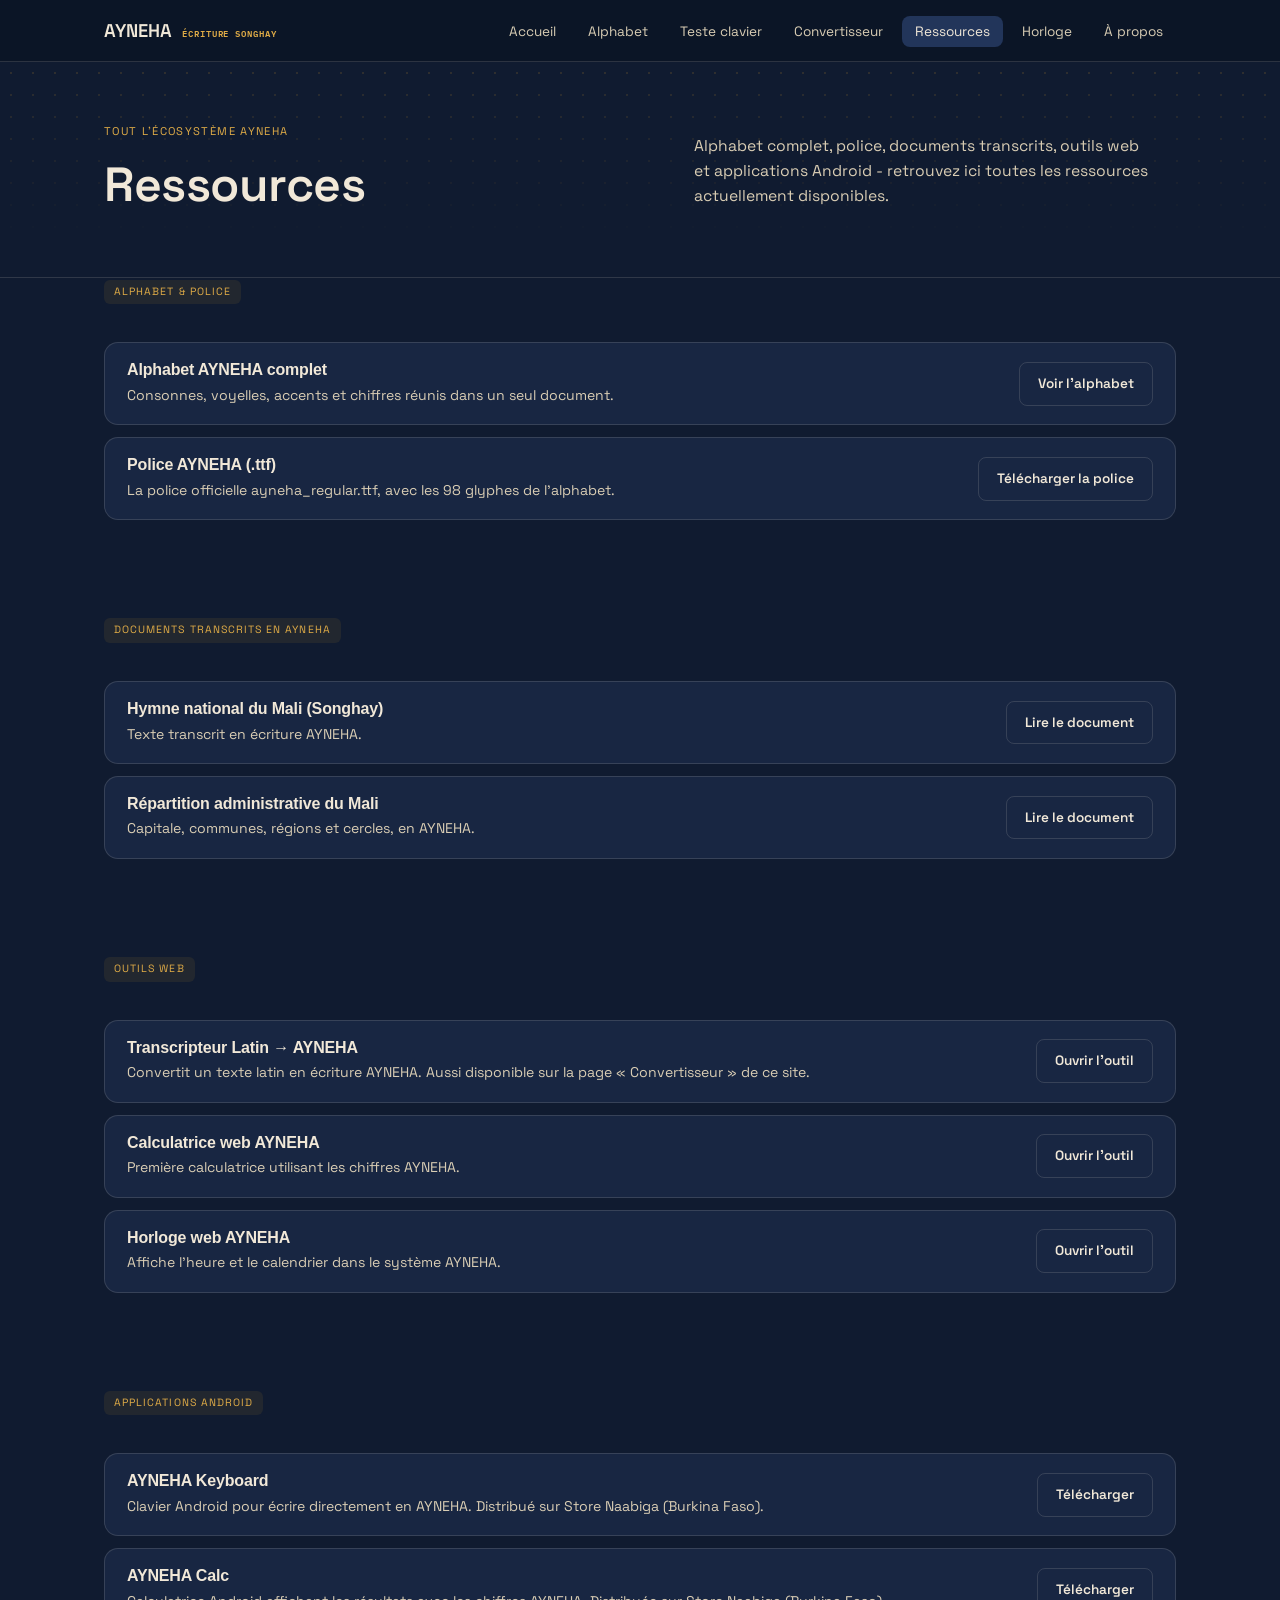
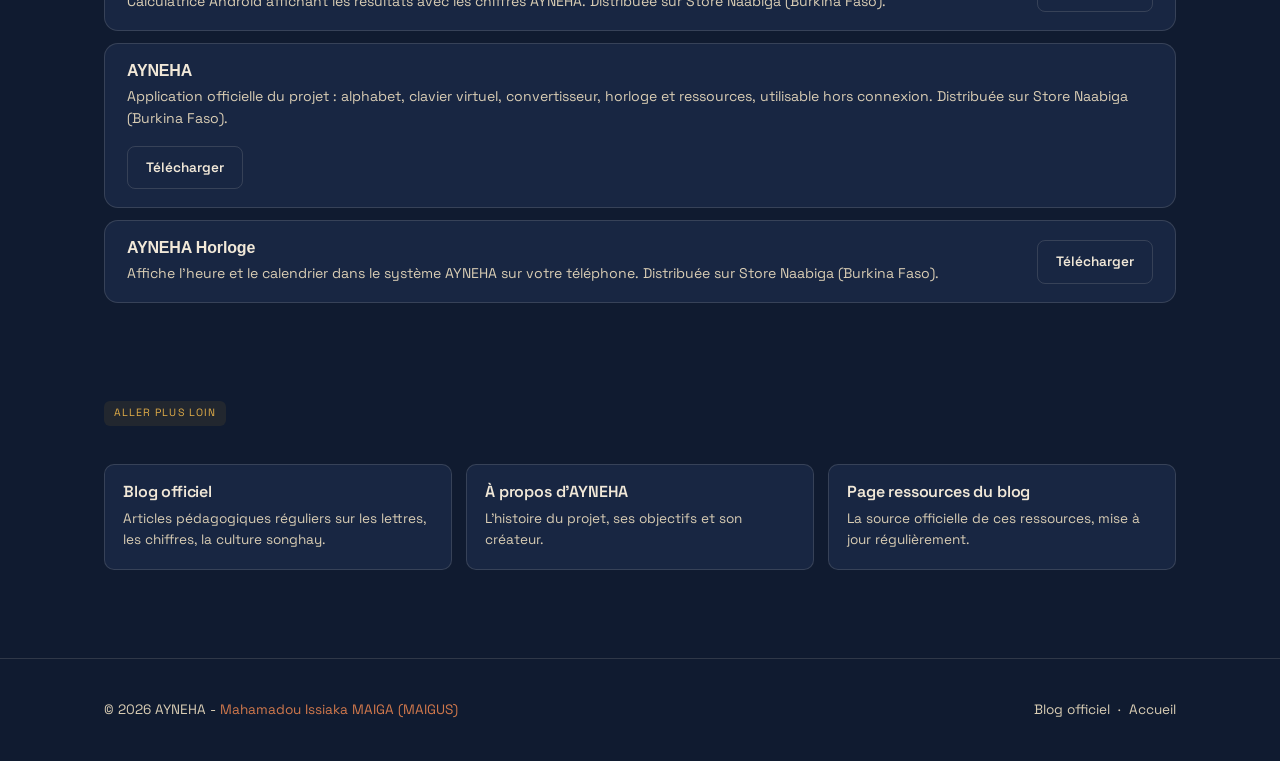
<file: ressources.html>
<!doctype html>
<html lang="fr">
<head>
<meta charset="utf-8">
<meta name="viewport" content="width=device-width, initial-scale=1">
<title>Ressources - AYNEHA</title>
<meta name="description" content="Police AYNEHA, documents transcrits, outils web et applications Android : toutes les ressources officielles.">
<link rel="preconnect" href="https://fonts.googleapis.com">
<link href="https://fonts.googleapis.com/css2?family=Space+Grotesk:wght@500;600;700&family=IBM+Plex+Mono:wght@400;500&display=swap" rel="stylesheet">
<link rel="stylesheet" href="assets/style.css?v=2">
</head>
<body>

<header class="site-header">
  <nav class="nav">
    <a class="brand" href="index.html">AYNEHA <small>Écriture Songhay</small></a>
    <button class="nav-toggle" aria-label="Ouvrir le menu">☰</button>
    <ul class="nav-links">
      <li><a href="index.html">Accueil</a></li>
      <li><a href="alphabet.html">Alphabet</a></li>
      <li><a href="clavier.html">Teste clavier</a></li>
      <li><a href="convertisseur.html">Convertisseur</a></li>
      <li><a href="ressources.html" class="active">Ressources</a></li>
      <li><a href="horloge.html">Horloge</a></li>
      <li><a href="apropos.html">À propos</a></li>
    </ul>
  </nav>
</header>

<section class="hero" style="padding:56px 0 40px">
  <div class="glyph-grid" aria-hidden="true"></div>
  <div class="container hero-grid">
    <div>
      <span class="eyebrow">Tout l'écosystème AYNEHA</span>
      <h1 style="font-size:clamp(2.1rem,4.6vw,3rem)">Ressources</h1>
    </div>
    <div class="hero-side">
      <p class="lede">Alphabet complet, police, documents transcrits, outils web et applications Android - retrouvez ici toutes les ressources actuellement disponibles.</p>
    </div>
  </div>
</section>

<section style="padding-top:0">
  <div class="container">
    <div class="section-head"><span class="tag">Alphabet & police</span></div>
    <div class="res-list">
      <div class="res-item">
        <div>
          <h4>Alphabet AYNEHA complet</h4>
          <p>Consonnes, voyelles, accents et chiffres réunis dans un seul document.</p>
        </div>
        <a class="btn btn-outline" href="https://drive.google.com/file/d/1M7poNLKEqVVxG6HoC6NZYrIfImpfRhGy/view?usp=drive_link" target="_blank" rel="noopener">Voir l'alphabet</a>
      </div>
      <div class="res-item">
        <div>
          <h4>Police AYNEHA (.ttf)</h4>
          <p>La police officielle ayneha_regular.ttf, avec les 98 glyphes de l'alphabet.</p>
        </div>
        <a class="btn btn-outline" href="https://drive.google.com/file/d/1fj6hbWUFKmm9i9r3-NdDJcachAdvd2BM/view?usp=drive_link" target="_blank" rel="noopener">Télécharger la police</a>
      </div>
    </div>
  </div>
</section>

<section>
  <div class="container">
    <div class="section-head"><span class="tag">Documents transcrits en AYNEHA</span></div>
    <div class="res-list">
      <div class="res-item">
        <div>
          <h4>Hymne national du Mali (Songhay)</h4>
          <p>Texte transcrit en écriture AYNEHA.</p>
        </div>
        <a class="btn btn-outline" href="https://drive.google.com/file/d/1temtXiJ_00PYWI5iGgIrUnwo9ieMr1yM/view?usp=drive_link" target="_blank" rel="noopener">Lire le document</a>
      </div>
      <div class="res-item">
        <div>
          <h4>Répartition administrative du Mali</h4>
          <p>Capitale, communes, régions et cercles, en AYNEHA.</p>
        </div>
        <a class="btn btn-outline" href="https://drive.google.com/file/d/1_xIxwcU0zynMf3SLh-FGxmDEApLhEJ0k/view?usp=drive_link" target="_blank" rel="noopener">Lire le document</a>
      </div>
    </div>
  </div>
</section>

<section>
  <div class="container">
    <div class="section-head"><span class="tag">Outils web</span></div>
    <div class="res-list">
      <div class="res-item">
        <div>
          <h4>Transcripteur Latin → AYNEHA</h4>
          <p>Convertit un texte latin en écriture AYNEHA. Aussi disponible sur la page « Convertisseur » de ce site.</p>
        </div>
        <a class="btn btn-outline" href="https://store.naabiga.com/produit/transcripteur-ayneha" target="_blank" rel="noopener">Ouvrir l'outil</a>
      </div>
      <div class="res-item">
        <div>
          <h4>Calculatrice web AYNEHA</h4>
          <p>Première calculatrice utilisant les chiffres AYNEHA.</p>
        </div>
        <a class="btn btn-outline" href="https://store.naabiga.com/produit/ayneha-calc" target="_blank" rel="noopener">Ouvrir l'outil</a>
      </div>
      <div class="res-item">
        <div>
          <h4>Horloge web AYNEHA</h4>
          <p>Affiche l'heure et le calendrier dans le système AYNEHA.</p>
        </div>
        <a class="btn btn-outline" href="https://store.naabiga.com/produit/horloge-ayneha" target="_blank" rel="noopener">Ouvrir l'outil</a>
      </div>
    </div>
  </div>
</section>

<section>
  <div class="container">
    <div class="section-head"><span class="tag">Applications Android</span></div>
    <div class="res-list">
      <div class="res-item">
        <div>
          <h4>AYNEHA Keyboard</h4>
          <p>Clavier Android pour écrire directement en AYNEHA. Distribué sur Store Naabiga (Burkina Faso).</p>
        </div>
        <a class="btn btn-outline" href="https://store.naabiga.com/produit/ayneha-keyboard" target="_blank" rel="noopener">Télécharger</a>
      </div>
      <div class="res-item">
        <div>
          <h4>AYNEHA Calc</h4>
          <p>Calculatrice Android affichant les résultats avec les chiffres AYNEHA. Distribuée sur Store Naabiga (Burkina Faso).</p>
        </div>
        <a class="btn btn-outline" href="https://store.naabiga.com/produit/ayneha-calc-2" target="_blank" rel="noopener">Télécharger</a>
      </div>
      <div class="res-item">
        <div>
          <h4>AYNEHA</h4>
          <p>Application officielle du projet : alphabet, clavier virtuel, convertisseur, horloge et ressources, utilisable hors connexion. Distribuée sur Store Naabiga (Burkina Faso).</p>
        </div>
        <a class="btn btn-outline" href="https://store.naabiga.com/produit/ayneha" target="_blank" rel="noopener">Télécharger</a>
      </div>
      <div class="res-item">
        <div>
          <h4>AYNEHA Horloge</h4>
          <p>Affiche l'heure et le calendrier dans le système AYNEHA sur votre téléphone. Distribuée sur Store Naabiga (Burkina Faso).</p>
        </div>
        <a class="btn btn-outline" href="https://store.naabiga.com/produit/ayneha-horloge" target="_blank" rel="noopener">Télécharger</a>
      </div>
    </div>
  </div>
</section>

<section>
  <div class="container">
    <div class="section-head"><span class="tag">Aller plus loin</span></div>
    <div class="grid grid-3">
      <a class="card" href="https://aynehasonghay.blogspot.com" target="_blank" rel="noopener" style="color:inherit">
        <h3>Blog officiel</h3>
        <p>Articles pédagogiques réguliers sur les lettres, les chiffres, la culture songhay.</p>
      </a>
      <a class="card" href="https://aynehasonghay.blogspot.com/p/a-propos-dayneha.html" target="_blank" rel="noopener" style="color:inherit">
        <h3>À propos d'AYNEHA</h3>
        <p>L'histoire du projet, ses objectifs et son créateur.</p>
      </a>
      <a class="card" href="https://aynehasonghay.blogspot.com/p/ressources-ayneha.html" target="_blank" rel="noopener" style="color:inherit">
        <h3>Page ressources du blog</h3>
        <p>La source officielle de ces ressources, mise à jour régulièrement.</p>
      </a>
    </div>
  </div>
</section>

<footer>
  <div class="container">
    <span>© 2026 AYNEHA - <span class="creator-name">Mahamadou Issiaka MAIGA (MAIGUS)</span></span>
    <span>
      <a href="https://aynehasonghay.blogspot.com" target="_blank" rel="noopener">Blog officiel</a>
      &nbsp;·&nbsp;
      <a href="index.html">Accueil</a>
    </span>
  </div>
</footer>

<button id="back-to-top" aria-label="Retour en haut de page">&#8593;</button>
<script src="assets/nav.js"></script>
</body>
</html>
</file>
<file: assets/style.css>
/* AYNEHA - feuille de style partagée
   Thème combiné : palette nuit indigo / or / rouille (maquette A)
   + typographie et gabarit studio numérique (maquette C)
   Typo : Space Grotesk (titres) + IBM Plex Mono (labels techniques) */

:root{
  --indigo-950:#0b1526;
  --indigo-900:#101b30;
  --indigo-800:#182642;
  --indigo-700:#22355a;
  --sand:#f1e8d8;
  --sand-dim:#d9cdb4;
  --gold:#c6912f;
  --gold-bright:#e0ac47;
  --rust:#9a4b2e;
  --line:rgba(241,232,216,0.14);
  --radius:14px;
  --max:1120px;
}

*{box-sizing:border-box;}
html{scroll-behavior:smooth;}
body{
  margin:0;
  background:var(--indigo-900);
  color:var(--sand);
  font-family:"Space Grotesk", system-ui, sans-serif;
  font-size:15px;
  line-height:1.6;
  -webkit-font-smoothing:antialiased;
}
h1,h2,h3,h4{
  font-family:"Space Grotesk", system-ui, sans-serif;
  font-weight:600;
  line-height:1.15;
  margin:0 0 0.5em;
  letter-spacing:-0.01em;
}
p{margin:0 0 1em;color:var(--sand-dim);font-size:0.94rem;}
.mono{font-family:"IBM Plex Mono", monospace;}
.creator-name{color:#D2794C;}
a{color:var(--gold-bright);text-decoration:none;}
a:hover{text-decoration:underline;}
a:focus-visible,button:focus-visible,input:focus-visible{
  outline:2px solid var(--gold-bright);
  outline-offset:3px;
}
img{max-width:100%;display:block;}
.container{max-width:var(--max);margin:0 auto;padding:0 24px;}

/* motif signature : grille de points façon points de code U+E000..U+E061,
   discret, texture plutôt que décor gratuit */
.glyph-grid{
  position:absolute;inset:0;
  background-image:radial-gradient(circle, rgba(198,145,47,0.35) 1px, transparent 1.4px);
  background-size:22px 22px;
  mask-image:linear-gradient(to bottom, black, transparent 85%);
  opacity:0.5;
  pointer-events:none;
}

/* Header / nav */
.site-header{
  position:sticky;top:0;z-index:20;
  background:rgba(11,21,38,0.86);
  backdrop-filter:blur(10px);
  border-bottom:1px solid var(--line);
}
.nav{
  display:flex;align-items:center;justify-content:space-between;
  padding:16px 24px;max-width:var(--max);margin:0 auto;
}
.brand{
  display:flex;align-items:baseline;gap:10px;
  font-family:"Space Grotesk",sans-serif;font-weight:600;font-size:1.15rem;color:var(--sand);
}
.brand small{font-family:"IBM Plex Mono",monospace;font-size:0.58rem;letter-spacing:0.1em;
  text-transform:uppercase;color:var(--gold-bright);}
.nav-links{display:flex;gap:6px;list-style:none;margin:0;padding:0;}
.nav-links a{
  color:var(--sand-dim);padding:7px 13px;border-radius:8px;font-size:0.85rem;
  transition:background .15s,color .15s;
}
.nav-links a:hover,.nav-links a.active{
  background:var(--indigo-700);color:var(--sand);text-decoration:none;
}
.nav-toggle{display:none;background:none;border:1px solid var(--line);border-radius:8px;
  color:var(--sand);padding:8px 10px;font-size:1.1rem;}

@media (max-width:760px){
  .nav-links{
    position:absolute;top:100%;left:0;right:0;flex-direction:column;
    background:var(--indigo-950);border-bottom:1px solid var(--line);
    padding:10px 24px 18px;gap:2px;display:none;
  }
  .nav-links.open{display:flex;}
  .nav-toggle{display:block;}
}

/* Hero */
.hero{position:relative;overflow:hidden;padding:72px 0 52px;border-bottom:1px solid var(--line);}
.hero .container{position:relative;z-index:1;}
.eyebrow{
  display:inline-block;color:var(--gold-bright);font-size:0.7rem;letter-spacing:0.12em;
  text-transform:uppercase;margin-bottom:16px;
}
.hero h1{font-size:clamp(2rem,4.6vw,3.2rem);color:var(--sand);max-width:16ch;font-weight:600;}
.hero .lede{font-size:0.98rem;max-width:46ch;color:var(--sand-dim);}
.hero-actions{display:flex;gap:12px;flex-wrap:wrap;margin-top:22px;}

/* En-tête en deux colonnes : titre à gauche, texte + actions à droite */
.hero-grid{display:grid;grid-template-columns:1.15fr 1fr;gap:36px;align-items:center;}
.hero-side{padding-top:4px;}
@media (max-width:820px){
  .hero-grid{grid-template-columns:1fr;gap:18px;}
  .hero .lede{max-width:none;}
}
.readout{
  display:inline-block;margin-top:20px;padding:9px 14px;border:1px solid var(--line);
  border-radius:8px;font-size:0.74rem;color:var(--gold-bright);background:var(--indigo-800);
}

.btn{
  display:inline-flex;align-items:center;gap:8px;
  padding:10px 18px;border-radius:8px;font-size:0.85rem;font-weight:600;
  border:1px solid transparent;transition:transform .15s, background .15s, border-color .15s;
}
.btn:hover{transform:translateY(-1px);text-decoration:none;}
.btn-gold{background:var(--gold);color:var(--indigo-950);}
.btn-gold:hover{background:var(--gold-bright);}
.btn-outline{border-color:var(--line);color:var(--sand);}
.btn-outline:hover{border-color:var(--gold-bright);color:var(--gold-bright);}

/* Section / cards */
section{padding:48px 0;}
.section-head{max-width:60ch;margin-bottom:28px;}
.section-head h2{font-size:clamp(1.4rem,2.8vw,1.8rem);color:var(--sand);}
.tag{
  display:inline-block;font-size:0.66rem;letter-spacing:0.1em;text-transform:uppercase;
  color:var(--gold-bright);background:rgba(198,145,47,0.1);padding:4px 10px;border-radius:6px;
  margin-bottom:10px;
}

.grid{display:grid;gap:14px;}
.grid-2{grid-template-columns:repeat(2,1fr);}
.grid-3{grid-template-columns:repeat(3,1fr);}
.grid-4{grid-template-columns:repeat(4,1fr);}
@media (max-width:820px){.grid-2,.grid-3,.grid-4{grid-template-columns:1fr;}}

.card{
  display:block;color:inherit;
  background:var(--indigo-800);border:1px solid var(--line);border-radius:10px;
  padding:18px;transition:border-color .15s, transform .15s;
}
.card:hover{border-color:rgba(198,145,47,0.45);transform:translateY(-2px);text-decoration:none;}
.card h3{color:var(--sand);font-size:1rem;margin-bottom:6px;}
.card p{margin-bottom:0;font-size:0.85rem;}
.card .go{display:inline-block;margin-top:12px;font-size:0.78rem;font-weight:600;color:var(--gold-bright);}
.card-tag{
  display:inline-block;font-size:0.62rem;color:var(--gold-bright);letter-spacing:0.06em;
  margin-bottom:8px;
}

.divider{border:none;border-top:1px solid var(--line);margin:56px 0;}

/* Tables (alphabet) */
.table-wrap{overflow-x:auto;border:1px solid var(--line);border-radius:var(--radius);}
table{width:100%;border-collapse:collapse;background:var(--indigo-800);}
th,td{padding:12px 16px;text-align:left;border-bottom:1px solid var(--line);font-size:0.93rem;}
th{color:var(--gold-bright);font-weight:600;font-size:0.78rem;text-transform:uppercase;
  letter-spacing:0.06em;background:var(--indigo-950);}
tr:last-child td{border-bottom:none;}

/* Panels for tool pages (clavier / convertisseur) */
.panel{
  border:1px solid var(--line);border-radius:var(--radius);background:var(--indigo-800);
  padding:0;overflow:hidden;
}
.panel-head{
  display:flex;align-items:center;justify-content:space-between;flex-wrap:wrap;gap:10px;
  padding:16px 20px;border-bottom:1px solid var(--line);background:var(--indigo-950);
}
.panel-head h3{margin:0;font-size:1rem;color:var(--sand);}
.tool-frame{width:100%;height:640px;border:0;background:var(--sand);}
@media (max-width:600px){.tool-frame{height:520px;}}

.note{
  border-left:3px solid var(--gold);background:rgba(198,145,47,0.08);
  padding:14px 18px;border-radius:0 8px 8px 0;font-size:0.92rem;color:var(--sand-dim);
}

/* Resources list */
.res-item{
  display:flex;justify-content:space-between;align-items:center;gap:16px;flex-wrap:wrap;
  padding:18px 22px;border:1px solid var(--line);border-radius:var(--radius);
  background:var(--indigo-800);
}
.res-item h4{margin:0 0 4px;color:var(--sand);font-size:1rem;font-family:"Work Sans",sans-serif;font-weight:600;}
.res-item p{margin:0;font-size:0.88rem;}
.res-list{display:flex;flex-direction:column;gap:12px;}

/* Footer */
footer{border-top:1px solid var(--line);padding:40px 0;margin-top:40px;}
footer .container{display:flex;justify-content:space-between;flex-wrap:wrap;gap:16px;
  font-size:0.85rem;color:var(--sand-dim);}
footer a{color:var(--sand-dim);}
footer a:hover{color:var(--gold-bright);}

@media (prefers-reduced-motion:reduce){
  html{scroll-behavior:auto;}
  .card,.btn{transition:none;}
}

/* Bouton "retour en haut" */
#back-to-top{
  position:fixed;right:20px;bottom:20px;z-index:30;
  width:44px;height:44px;border-radius:50%;
  background:var(--gold);color:var(--indigo-950);border:none;
  display:flex;align-items:center;justify-content:center;
  font-size:1.1rem;line-height:1;cursor:pointer;
  box-shadow:0 4px 14px rgba(0,0,0,0.35);
  opacity:0;visibility:hidden;transform:translateY(8px);
  transition:opacity .2s, transform .2s, background .15s;
}
#back-to-top.visible{opacity:1;visibility:visible;transform:translateY(0);}
#back-to-top:hover{background:var(--gold-bright);}
@media (prefers-reduced-motion:reduce){
  #back-to-top{transition:none;}
}
</file>
